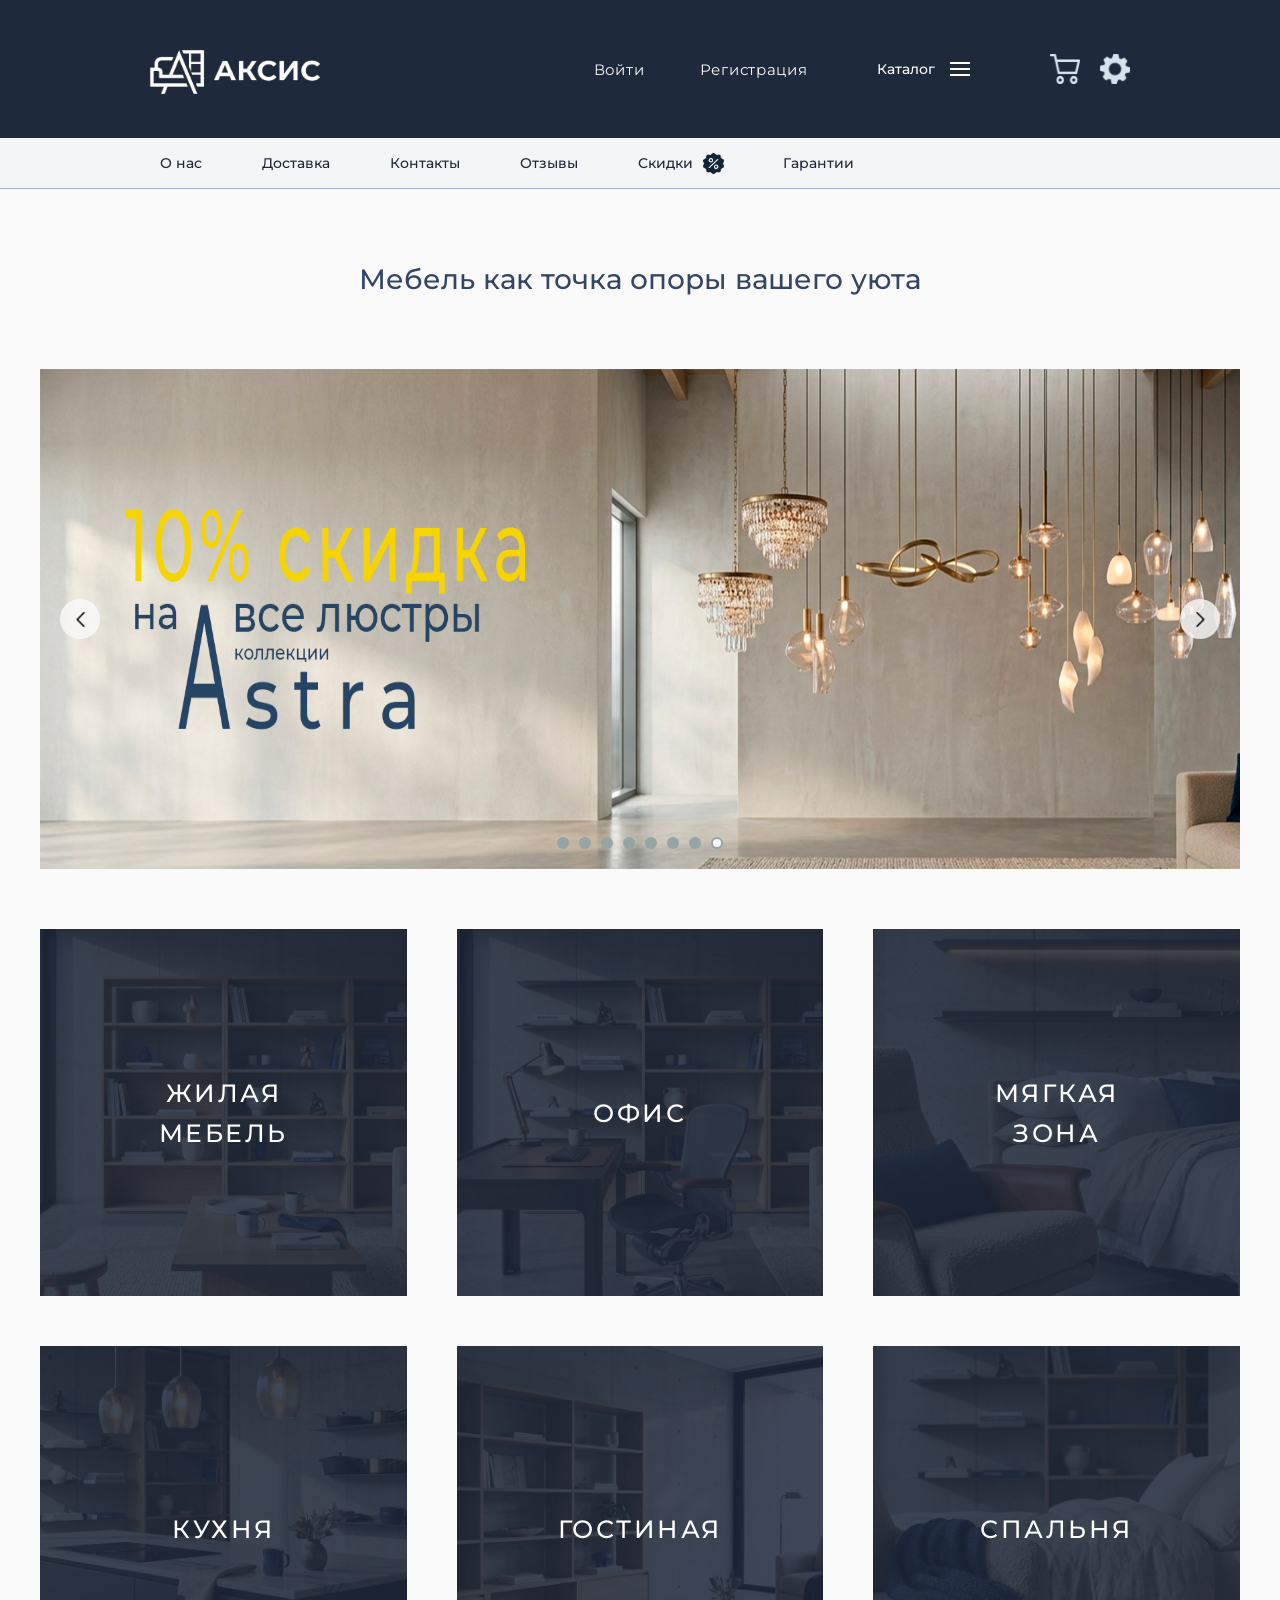
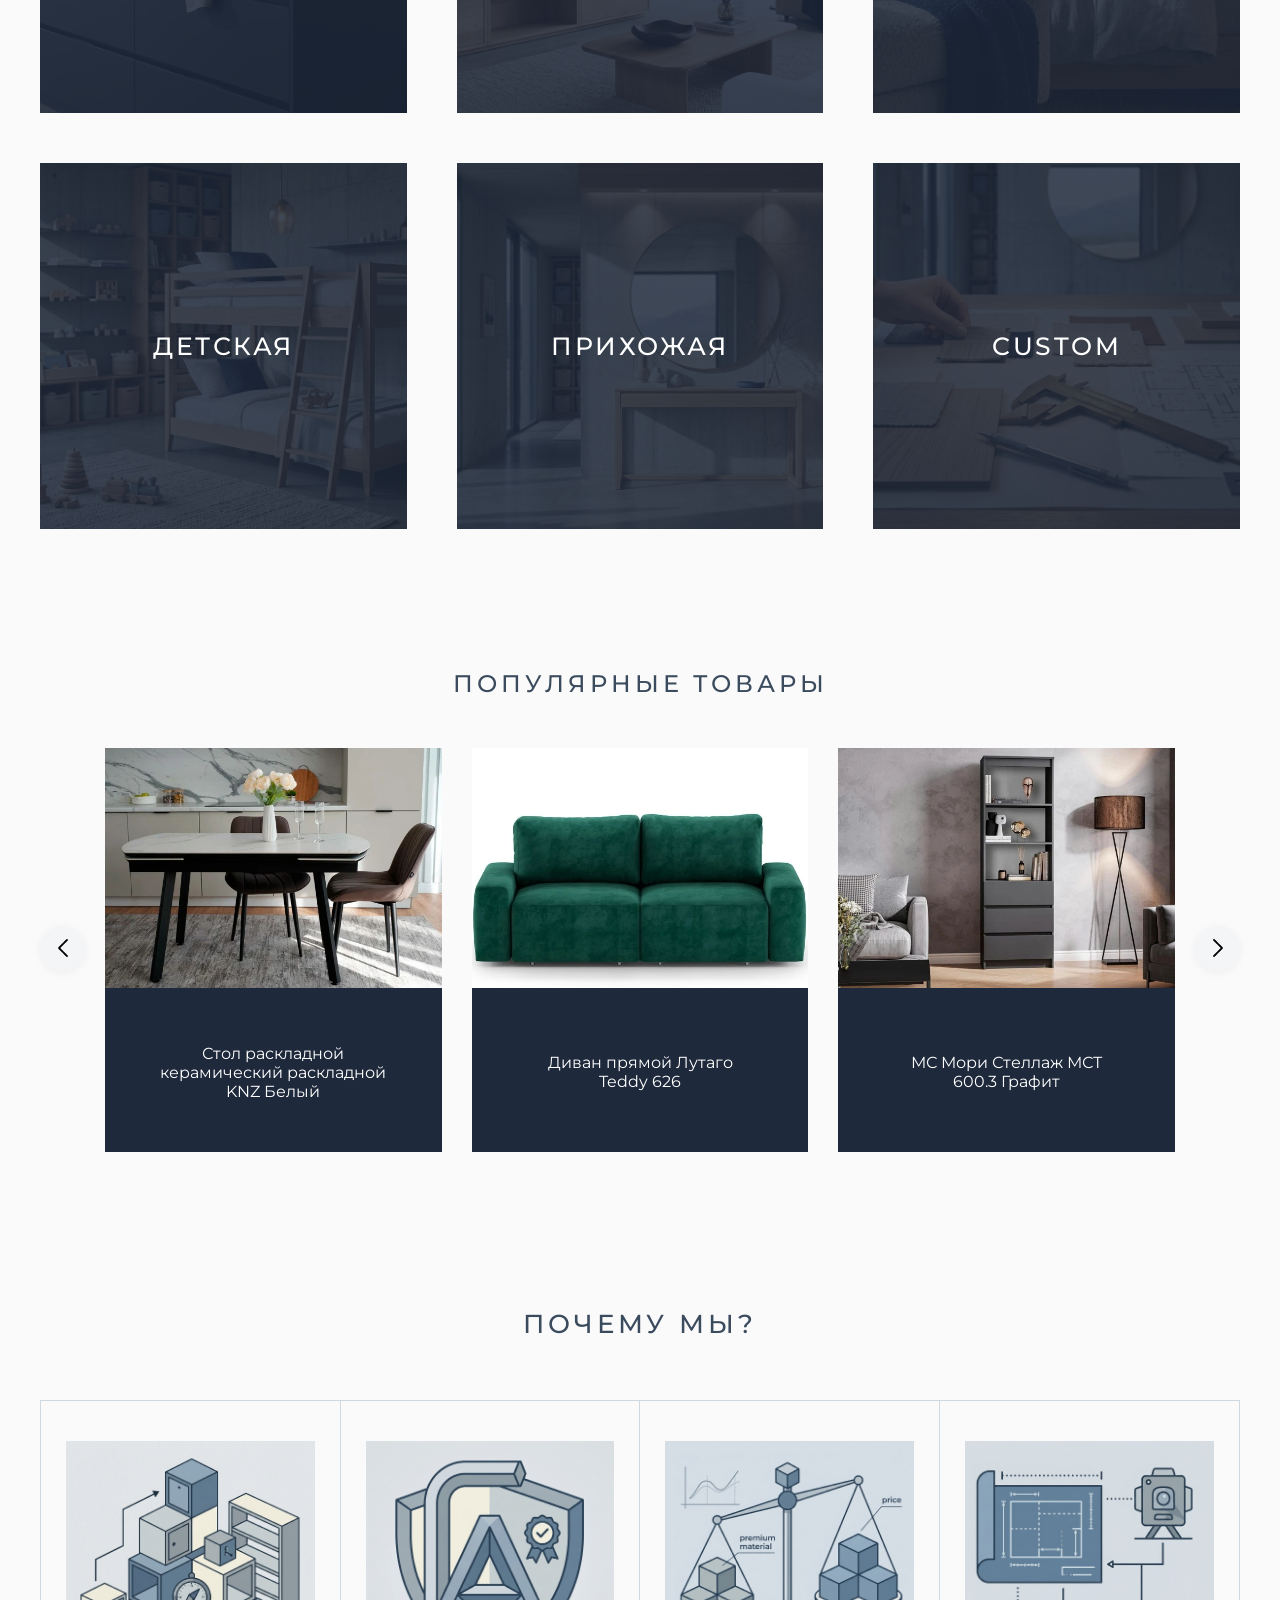
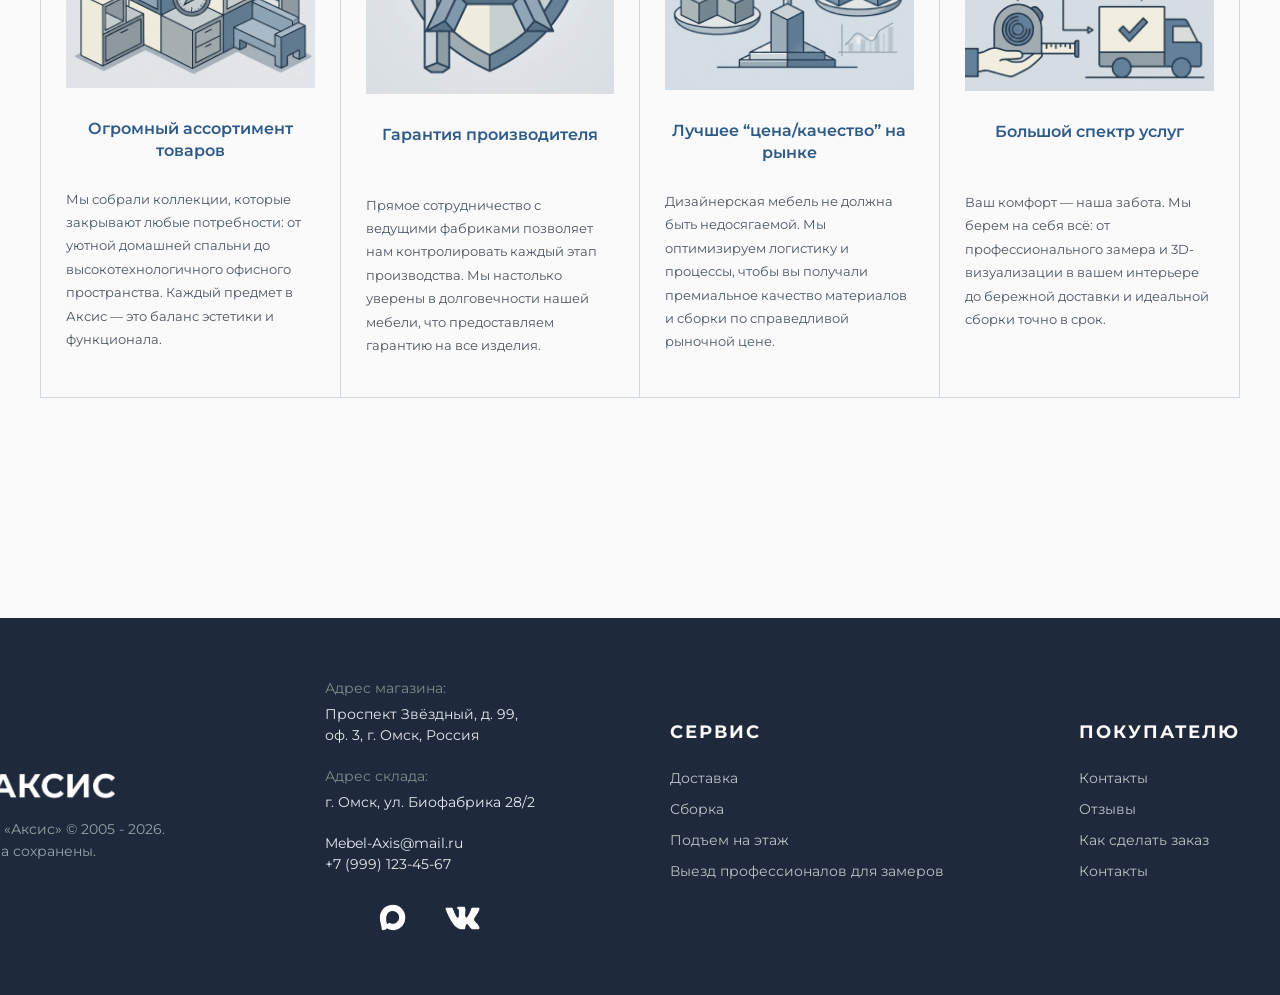
<file: index.html>
<!doctype html>
<html lang="ru">

<head>
  <meta charset="UTF-8">
  <meta name="viewport" content="width=device-width, initial-scale=1.0">
  <link rel="stylesheet" href="style.css">
  <link rel="preconnect" href="https://fonts.googleapis.com">
  <link rel="preconnect" href="https://fonts.gstatic.com" crossorigin>
  <link href="https://fonts.googleapis.com/css2?family=Montserrat:wght@400;500;700&display=swap" rel="stylesheet">
  <title>Аксис - Мебель как точка опоры вашего уюта</title>
</head>

<body>
  <header>
    <!-- Темный блок хедера -->
    <div class="header-top">
      <div class="header-left">
        <div class="logo">
          <a href="index.html">
            <img src="logo/logo_Аксис.png" alt="Аксис">
          </a>
        </div>

      </div>
      <div class="header-right">
        <div class="auth-links">
          <ul>
            <li><a href="login.html">Войти</a></li>
            <li><a href="register.html">Регистрация</a></li>
          </ul>
        </div>
        <div class="catalog-dropdown-wrapper">
          <button class="catalog-btn" id="catalogBtn">
            Каталог
            <div class="burger-icon" id="burgerIcon">
              <span></span>
              <span></span>
              <span></span>
            </div>
          </button>
          <div class="catalog-menu" id="catalogMenu">
            <div class="search-bar">
              <input type="text" placeholder="Поиск по каталогу">
              <button>
                <img src="icon/icon_lupa.png" alt="Поиск">
              </button>
            </div>
            <ul>
              <li><a href="katigorii-jilay_mebel.html">Жилая мебель</a></li>
              <li><a href="katigorii-offis.html">Офис</a></li>
              <li><a href="katigorii-magkay_zona.html">Мягкая зона</a></li>
              <li><a href="katigorii-kihny.html">Кухня</a></li>
              <li><a href="katigorii-gostinay.html">Гостиная</a></li>
              <li><a href="katigorii-spalny.html">Спальня</a></li>
              <li><a href="katigorii-detskaya.html">Детская</a></li>
              <li><a href="katigorii-prizhoyaya.html">Прихожая</a></li>
              <li><a href="#">Custom</a></li>
            </ul>
          </div>
        </div>
        <div class="header-right">
          <div class="icons-group">
            <img src="icon/icon_corzina.png" alt="Корзина">
            <img src="icon/icon_gear.png" alt="Настройки">
          </div>
        </div>
      </div>
    </div>
    <!-- Светлый блок хедера -->
    <div class="header-bottom">
      <nav class="nav-links">
        <ul>
          <li><a href="about.html">О нас</a></li>
          <li><a href="delivery.html">Доставка</a></li>
          <li><a href="contacts.html">Контакты</a></li>
          <li><a href="reviews.html">Отзывы</a></li>
          <li>
            <a id="nav-links-sale" href="sale.html">
              Скидки
              <div class="sale-icon-container">
                <img class="sale-img-default" src="icon/icon_sale.png" alt="%">
                <img class="sale-img-hover" src="icon/icon_sale_hover.png" alt="%">
              </div>
            </a>
          </li>
          <li><a href="warranty.html">Гарантии</a></li>
        </ul>
      </nav>
    </div>
  </header>
  <main>
    <h1 class="main-title">Мебель как точка опоры вашего уюта</h1>
    <div class="slider-container">
      <img src="img/hero/hero_card1.png" alt="Интерьер" class="slider-background-img">
      <button class="slider-arrow left">
        <img src="icon/icon-back-left.png" alt="Назад">
      </button>
      <button class="slider-arrow right">
        <img class="arrow_right" src="icon/icon-back-left.png" alt="Вперед">
      </button>
      <div class="slider-pagination">
        <div class="dot"></div>
        <div class="dot"></div>
        <div class="dot"></div>
        <div class="dot"></div>
        <div class="dot"></div>
        <div class="dot"></div>
        <div class="dot"></div>
        <div class="dot active"></div>
      </div>
    </div>
    <!-- Блок категорий -->
    <div class="categories-section">
      <div id="categories" class="categories-grid">
        <a href="katigorii-jilay_mebel.html" class="category-card">
          <img src="img/jilay_mebel.png" alt="Жилая мебель">
          <div class="overlay"></div>
          <span>ЖИЛАЯ<br>МЕБЕЛЬ</span>
        </a>
        <a href="katigorii-offis.html" class="category-card">
          <img src="img/offis.png" alt="Офис">
          <div class="overlay"></div>
          <span>ОФИС</span>
        </a>
        <a href="#" class="category-card">
          <img src="img/magkay_zona.png" alt="Мягкая зона">
          <div class="overlay"></div>
          <span>МЯГКАЯ<br>ЗОНА</span>
        </a>
        <a href="#" class="category-card">
          <img src="img/kihny.png" alt="Кухня">
          <div class="overlay"></div>
          <span>КУХНЯ</span>
        </a>
        <a href="#" class="category-card">
          <img src="img/gostinay.png" alt="Гостиная">
          <div class="overlay"></div>
          <span>ГОСТИНАЯ</span>
        </a>
        <a href="#" class="category-card">
          <img src="img/spalny.png" alt="Спальня">
          <div class="overlay"></div>
          <span>СПАЛЬНЯ</span>
        </a>
        <a href="#" class="category-card">
          <img src="img/detskay.png" alt="Детская">
          <div class="overlay"></div>
          <span>ДЕТСКАЯ</span>
        </a>
        <a href="#" class="category-card">
          <img src="img/prihojay.png" alt="Прихожая">
          <div class="overlay"></div>
          <span>ПРИХОЖАЯ</span>
        </a>
        <a href="#" class="category-card">
          <img src="img/custom.png" alt="Custom">
          <div class="overlay"></div>
          <span>CUSTOM</span>
        </a>
      </div>
    </div>
    <!-- Блок Популярные товары -->
    <div class="popular-section">
      <h2 class="popular-title">Популярные товары</h2>
      <div class="popular-slider-container">
        <button class="nav-arrow-round">
          <img src="icon/icon-back-left.png" alt="">
        </button>
        <div class="product-grid">
          <!-- Карточка 1 -->
          <div class="product-card-placeholder">
            <img src="img/card_tovar/card1.png" alt="">
            <div class="product-card-placeholder-text">
              <p>Стол раскладной керамический раскладной KNZ Белый</p>
            </div>
          </div>
          <!-- Карточка 2 -->
          <div class="product-card-placeholder">
            <img src="img/card_tovar/card2.png" alt="">
            <div class="product-card-placeholder-text">
              <p>Диван прямой Лутаго Teddy 626</p>
            </div>
          </div>
          <!-- Карточка 3 -->
          <div class="product-card-placeholder">
            <img src="img/card_tovar/card3.png" alt="">
            <div class="product-card-placeholder-text">
              <p>МС Мори Стеллаж МСТ 600.3 Графит</p>
            </div>
          </div>
        </div>
        <button class="nav-arrow-round">
          <img id="arrow-right" src="icon/icon-back-left.png" alt="">
        </button>
      </div>
    </div>
    </div>
    <div class="benefits-section">
      <h2 class="benefits-title">Почему мы?</h2>
      <div class="benefits-grid">
        <!-- Преимущество 1 -->
        <div class="benefit-item">
          <div class="benefit-icon-placeholder">
            <img src="img/mi/card1mi.png" alt="">
          </div>
          <h3>Огромный ассортимент товаров</h3>
          <p>Мы собрали коллекции, которые закрывают любые потребности: от уютной домашней спальни до
            высокотехнологичного офисного пространства. Каждый предмет в Аксис — это баланс эстетики и функционала.</p>
        </div>
        <!-- Преимущество 2 -->
        <div class="benefit-item">
          <div class="benefit-icon-placeholder">
            <img src="img/mi/card2mi.png" alt="">
          </div>
          <h3>Гарантия производителя</h3>
          <p>Прямое сотрудничество с ведущими фабриками позволяет нам контролировать каждый этап производства. Мы
            настолько уверены в долговечности нашей мебели, что предоставляем гарантию на все изделия.</p>
        </div>
        <!-- Преимущество 3 -->
        <div class="benefit-item">
          <div class="benefit-icon-placeholder">
            <img src="img/mi/card3mi.png" alt="">
          </div>
          <h3>Лучшее “цена/качество” на рынке</h3>
          <p>Дизайнерская мебель не должна быть недосягаемой. Мы оптимизируем логистику и процессы, чтобы вы получали
            премиальное качество материалов и сборки по справедливой рыночной цене.</p>
        </div>
        <!-- Преимущество 4 -->
        <div class="benefit-item">
          <div class="benefit-icon-placeholder">
            <img src="img/mi/card4mi.png" alt="">
          </div>
          <h3>Большой спектр услуг</h3>
          <p>Ваш комфорт — наша забота. Мы берем на себя всё: от профессионального замера и 3D-визуализации в вашем
            интерьере до бережной доставки и идеальной сборки точно в срок.</p>
        </div>
      </div>
    </div>
  </main>
  <footer>
    <div class="footer-container">
      <!-- Лого и копирайт -->
      <div class="footer-brand">
        <div class="footer-logo">
          <img src="logo/logo_Аксис.png" alt=" Аксис">
        </div>
        <p class="copyright">
          Мебельный салон «Аксис» © 2005 - 2026.<br>
          Все права сохранены.
        </p>
      </div>
      <!-- Адреса и соцсети -->
      <div class="footer-contacts">
        <div class="contact-block">
          <span class="contact-label">Адрес магазина:</span>
          Проспект Звёздный, д. 99,<br>
          оф. 3, г. Омск, Россия
        </div>
        <div class="contact-block">
          <span class="contact-label">Адрес склада:</span>
          г. Омск, ул. Биофабрика 28/2
        </div>
        <div class="contact-block">
          Mebel-Axis@mail.ru<br>
          +7 (999) 123-45-67
        </div>
        <div class="social-icons">
          <img id="max" src="icon/Max_logo.svg" alt="max">
          <img id="vk" src="icon/icon_mediavk.png" alt="VK">
        </div>
      </div>
      <!-- Сервис -->
      <div class="footer-nav">
        <h4>Сервис</h4>
        <ul>
          <li><a href="delivery.html">Доставка</a></li>
          <li><a href="delivery.html">Сборка</a></li>
          <li><a href="delivery.html">Подъем на этаж</a></li>
          <li><a href="delivery.html">Выезд профессионалов для замеров</a></li>
        </ul>
      </div>
      <!-- Покупателю -->
      <div class="footer-nav">
        <h4>Покупателю</h4>
        <ul>
          <li><a href="contacts.html">Контакты</a></li>
          <li><a href="reviews.html">Отзывы</a></li>
          <li><a href="delivery.html">Как сделать заказ</a></li>
          <li><a href="contacts.html">Контакты</a></li>
        </ul>
      </div>
    </div>
  </footer>
</body>
<script>
  document.addEventListener('DOMContentLoaded', function () {   //  полностью загрузи и нарисуй HTML - структуру сайта, а уже потом запускай этот код
    const catalogBtn = document.getElementById('catalogBtn');
    const catalogMenu = document.getElementById('catalogMenu');
    // Открытие/закрытие меню по клику на кнопку
    catalogBtn.addEventListener('click', function () {
      catalogMenu.classList.toggle('active');
      catalogBtn.classList.toggle('open');
    });
  })
</script>

</html>
</file>
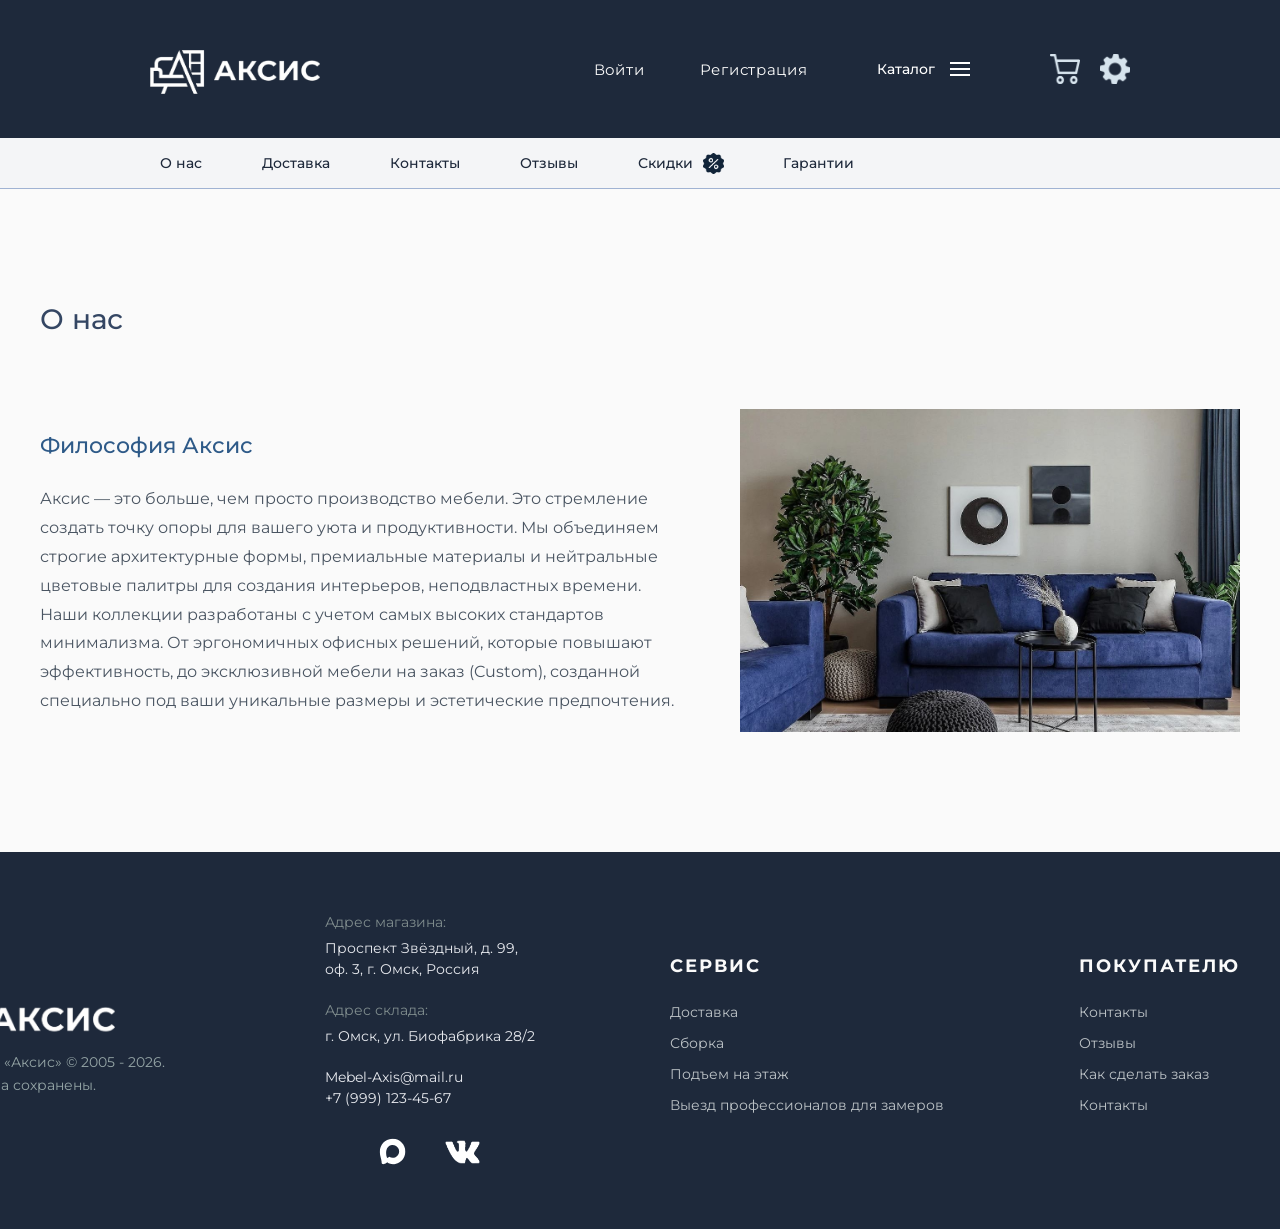
<file: about.html>
<!doctype html>
<html lang="ru">

<head>
  <meta charset="UTF-8">
  <meta name="viewport" content="width=device-width, initial-scale=1.0">
  <link rel="stylesheet" href="style.css">
  <link rel="preconnect" href="https://fonts.googleapis.com">
  <link rel="preconnect" href="https://fonts.gstatic.com" crossorigin>
  <link href="https://fonts.googleapis.com/css2?family=Montserrat:wght@400;500;700&display=swap" rel="stylesheet">
  <title>Аксис - Мебель как точка опоры вашего уюта</title>
</head>

<body>
  <header>
    <!-- Темный блок хедера -->
    <div class="header-top">
      <div class="header-left">
        <div class="logo">
          <a href="index.html">
            <img src="logo/logo_Аксис.png" alt="Аксис">
          </a>
        </div>

      </div>
      <div class="header-right">
        <div class="auth-links">
          <ul>
            <li><a href="login.html">Войти</a></li>
            <li><a href="register.html">Регистрация</a></li>
          </ul>
        </div>
        <div class="catalog-dropdown-wrapper">
          <button class="catalog-btn" id="catalogBtn">
            Каталог
            <div class="burger-icon" id="burgerIcon">
              <span></span>
              <span></span>
              <span></span>
            </div>
          </button>
          <div class="catalog-menu" id="catalogMenu">
            <div class="search-bar">
              <input type="text" placeholder="Поиск по каталогу">
              <button>
                <img src="icon/icon_lupa.png" alt="Поиск">
              </button>
            </div>
            <ul>
              <li><a href="katigorii-jilay_mebel.html">Жилая мебель</a></li>
              <li><a href="katigorii-offis.html">Офис</a></li>
              <li><a href="katigorii-magkay_zona.html">Мягкая зона</a></li>
              <li><a href="katigorii-kihny.html">Кухня</a></li>
              <li><a href="katigorii-gostinay.html">Гостиная</a></li>
              <li><a href="katigorii-spalny.html">Спальня</a></li>
              <li><a href="katigorii-detskaya.html">Детская</a></li>
              <li><a href="katigorii-prizhoyaya.html">Прихожая</a></li>
              <li><a href="#">Custom</a></li>
            </ul>
          </div>
        </div>
        <div class="header-right">
          <div class="icons-group">
            <img src="icon/icon_corzina.png" alt="Корзина">
            <img src="icon/icon_gear.png" alt="Настройки">
          </div>
        </div>
      </div>
    </div>
    <!-- Светлый блок хедера -->
    <div class="header-bottom">
      <nav class="nav-links">
        <ul>
          <li><a href="about.html">О нас</a></li>
          <li><a href="delivery.html">Доставка</a></li>
          <li><a href="contacts.html">Контакты</a></li>
          <li><a href="reviews.html">Отзывы</a></li>
          <li>
            <a id="nav-links-sale" href="sale.html">
              Скидки
              <div class="sale-icon-container">
                <img class="sale-img-default" src="icon/icon_sale.png" alt="%">
                <img class="sale-img-hover" src="icon/icon_sale_hover.png" alt="%">
              </div>
            </a>
          </li>
          <li><a href="warranty.html">Гарантии</a></li>
        </ul>
      </nav>
    </div>
  </header>
  <main>
    <div class="inner-page-container">
      <h1 class="main-title" style="text-align: center;">О нас</h1>
      <div class="about-wrapper">
        <div class="about-text">
          <h3>Философия Аксис</h3>
          <p>Аксис — это больше, чем просто производство мебели. Это стремление создать точку опоры для вашего уюта и
            продуктивности. Мы объединяем строгие архитектурные формы, премиальные материалы и нейтральные цветовые
            палитры для создания интерьеров, неподвластных времени.</p>
          <p>Наши коллекции разработаны с учетом самых высоких стандартов минимализма. От эргономичных офисных решений,
            которые повышают эффективность, до эксклюзивной мебели на заказ (Custom), созданной специально под ваши
            уникальные размеры и эстетические предпочтения.</p>
        </div>
        <div class="about-image">
          <img src="img/path_to_about_image.jpg" alt="Производство Axis">
        </div>
      </div>
    </div>
  </main>
  <footer>
    <div class="footer-container">
      <!-- Лого и копирайт -->
      <div class="footer-brand">
        <div class="footer-logo">
          <img src="logo/logo_Аксис.png" alt=" Аксис">
        </div>
        <p class="copyright">
          Мебельный салон «Аксис» © 2005 - 2026.<br>
          Все права сохранены.
        </p>
      </div>
      <!-- Адреса и соцсети -->
      <div class="footer-contacts">
        <div class="contact-block">
          <span class="contact-label">Адрес магазина:</span>
          Проспект Звёздный, д. 99,<br>
          оф. 3, г. Омск, Россия
        </div>
        <div class="contact-block">
          <span class="contact-label">Адрес склада:</span>
          г. Омск, ул. Биофабрика 28/2
        </div>
        <div class="contact-block">
          Mebel-Axis@mail.ru<br>
          +7 (999) 123-45-67
        </div>
        <div class="social-icons">
          <img id="max" src="icon/Max_logo.svg" alt="max">
          <img id="vk" src="icon/icon_mediavk.png" alt="VK">
        </div>
      </div>
      <!-- Сервис -->
      <div class="footer-nav">
        <h4>Сервис</h4>
        <ul>
          <li><a href="delivery.html">Доставка</a></li>
          <li><a href="delivery.html">Сборка</a></li>
          <li><a href="delivery.html">Подъем на этаж</a></li>
          <li><a href="delivery.html">Выезд профессионалов для замеров</a></li>
        </ul>
      </div>
      <!-- Покупателю -->
      <div class="footer-nav">
        <h4>Покупателю</h4>
        <ul>
          <li><a href="contacts.html">Контакты</a></li>
          <li><a href="reviews.html">Отзывы</a></li>
          <li><a href="delivery.html">Как сделать заказ</a></li>
          <li><a href="contacts.html">Контакты</a></li>
        </ul>
      </div>
    </div>
  </footer>
</body>
<script>
  document.addEventListener('DOMContentLoaded', function () {   //  полностью загрузи и нарисуй HTML - структуру сайта, а уже потом запускай этот код
    const catalogBtn = document.getElementById('catalogBtn');
    const catalogMenu = document.getElementById('catalogMenu');
    // Открытие/закрытие меню по клику на кнопку
    catalogBtn.addEventListener('click', function () {
      catalogMenu.classList.toggle('active');
      catalogBtn.classList.toggle('open');
    });
  })
</script>

</html>
</file>
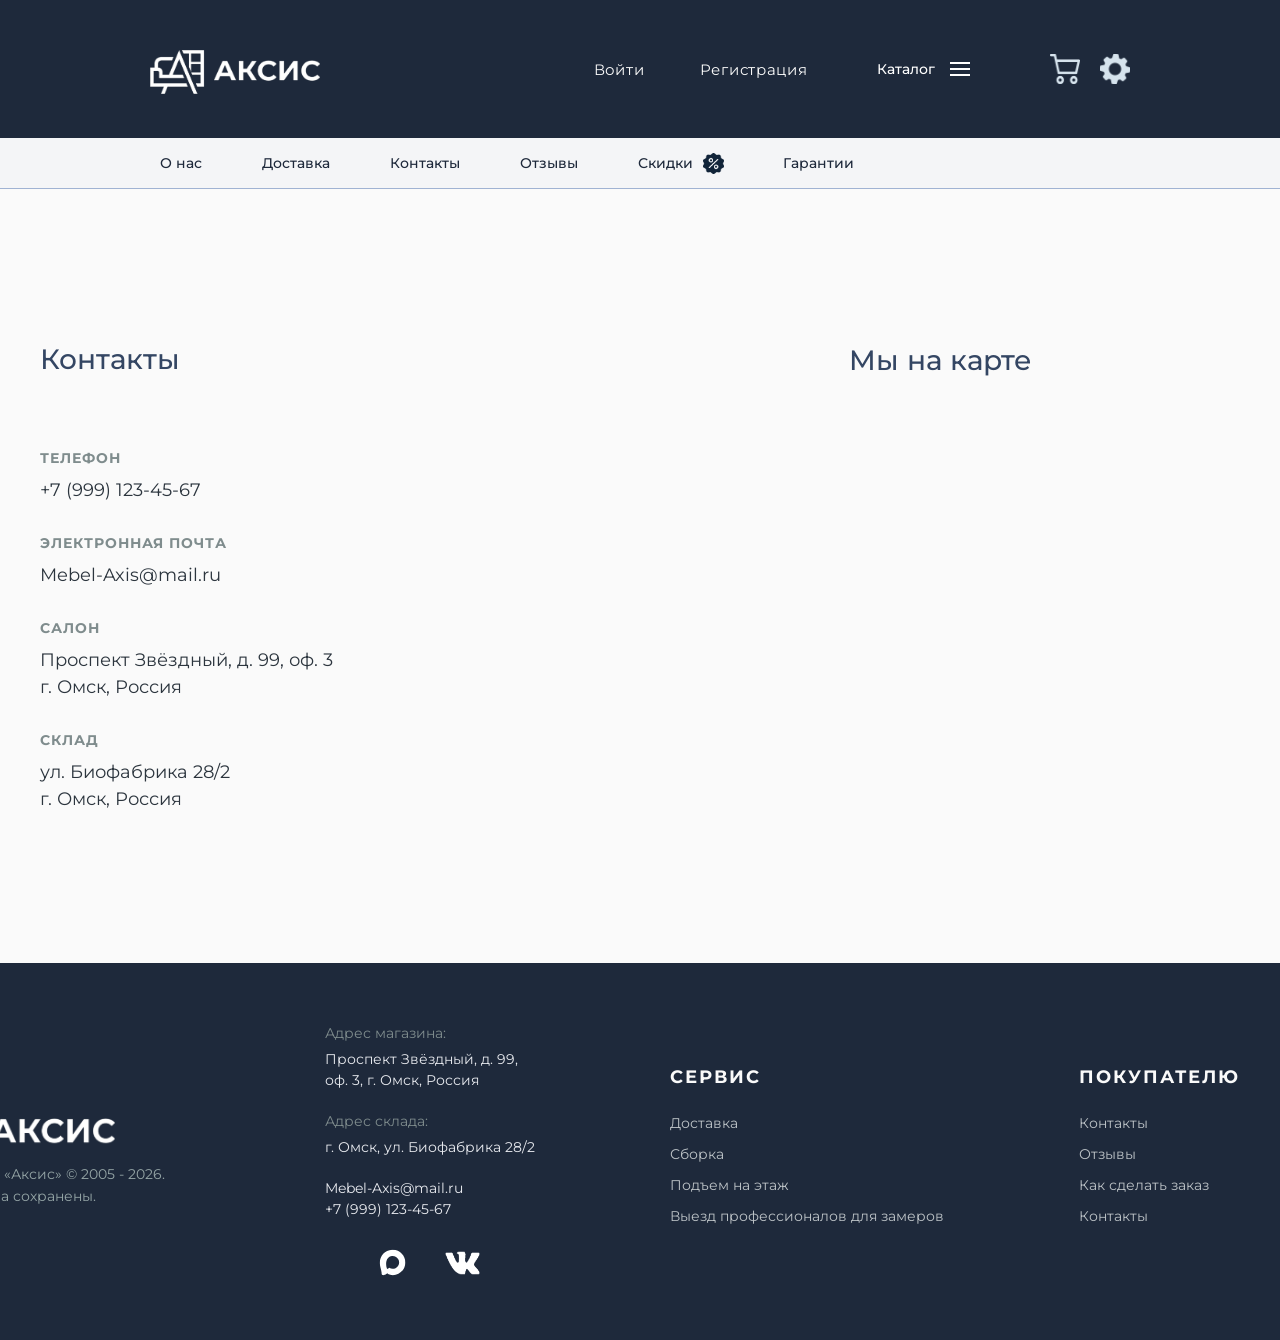
<file: contacts.html>
<!doctype html>
<html lang="ru">

<head>
  <meta charset="UTF-8">
  <meta name="viewport" content="width=device-width, initial-scale=1.0">
  <link rel="stylesheet" href="style.css">
  <link rel="preconnect" href="https://fonts.googleapis.com">
  <link rel="preconnect" href="https://fonts.gstatic.com" crossorigin>
  <link href="https://fonts.googleapis.com/css2?family=Montserrat:wght@400;500;700&display=swap" rel="stylesheet">
  <title>Аксис - Мебель как точка опоры вашего уюта</title>
</head>

<body>
  <header>
    <!-- Темный блок хедера -->
    <div class="header-top">
      <div class="header-left">
        <div class="logo">
          <a href="index.html">
            <img src="logo/logo_Аксис.png" alt="Аксис">
          </a>
        </div>

      </div>
      <div class="header-right">
        <div class="auth-links">
          <ul>
            <li><a href="login.html">Войти</a></li>
            <li><a href="register.html">Регистрация</a></li>
          </ul>
        </div>
        <div class="catalog-dropdown-wrapper">
          <button class="catalog-btn" id="catalogBtn">
            Каталог
            <div class="burger-icon" id="burgerIcon">
              <span></span>
              <span></span>
              <span></span>
            </div>
          </button>
          <div class="catalog-menu" id="catalogMenu">
            <div class="search-bar">
              <input type="text" placeholder="Поиск по каталогу">
              <button>
                <img src="icon/icon_lupa.png" alt="Поиск">
              </button>
            </div>
            <ul>
              <li><a href="katigorii-jilay_mebel.html">Жилая мебель</a></li>
              <li><a href="katigorii-offis.html">Офис</a></li>
              <li><a href="katigorii-magkay_zona.html">Мягкая зона</a></li>
              <li><a href="katigorii-kihny.html">Кухня</a></li>
              <li><a href="katigorii-gostinay.html">Гостиная</a></li>
              <li><a href="katigorii-spalny.html">Спальня</a></li>
              <li><a href="katigorii-detskaya.html">Детская</a></li>
              <li><a href="katigorii-prizhoyaya.html">Прихожая</a></li>
              <li><a href="#">Custom</a></li>
            </ul>
          </div>
        </div>
        <div class="header-right">
          <div class="icons-group">
            <img src="icon/icon_corzina.png" alt="Корзина">
            <img src="icon/icon_gear.png" alt="Настройки">
          </div>
        </div>
      </div>
    </div>
    <!-- Светлый блок хедера -->
    <div class="header-bottom">
      <nav class="nav-links">
        <ul>
          <li><a href="about.html">О нас</a></li>
          <li><a href="delivery.html">Доставка</a></li>
          <li><a href="contacts.html">Контакты</a></li>
          <li><a href="reviews.html">Отзывы</a></li>
          <li>
            <a id="nav-links-sale" href="sale.html">
              Скидки
              <div class="sale-icon-container">
                <img class="sale-img-default" src="icon/icon_sale.png" alt="%">
                <img class="sale-img-hover" src="icon/icon_sale_hover.png" alt="%">
              </div>
            </a>
          </li>
          <li><a href="warranty.html">Гарантии</a></li>
        </ul>
      </nav>
    </div>
  </header>
  <main>
    <div class="inner-page-container">
      <div class="contacts-wrapper">
        <div class="contacts-info">
          <h1 class="main-title" style="text-align: center;">Контакты</h1>
          <div class="contact-item">
            <h4>Телефон</h4>
            <p>+7 (999) 123-45-67</p>
          </div>
          <div class="contact-item">
            <h4>Электронная почта</h4>
            <p>Mebel-Axis@mail.ru</p>
          </div>
          <div class="contact-item">
            <h4>Салон</h4>
            <p>Проспект Звёздный, д. 99, оф. 3<br>г. Омск, Россия</p>
          </div>
          <div class="contact-item">
            <h4>Склад</h4>
            <p>ул. Биофабрика 28/2<br>г. Омск, Россия</p>
          </div>
        </div>
        <div class="map-placeholder">
          <h1 class="main-title">Mы на карте</h1>
          <span><iframe
              src="https://www.google.com/maps/embed?pb=!4v1778930082847!6m8!1m7!1sCAWCrNVd_dOmO325eO6wJQ!2m2!1d55.02194606974695!2d72.95681597728547!3f349.06616!4f0!5f0.7820865974627469"
              width="600" height="450" style="border:0;" allowfullscreen="" loading="lazy"
              referrerpolicy="no-referrer-when-downgrade"></iframe></span>
        </div>
      </div>
    </div>
  </main>
  <footer>
    <div class="footer-container">
      <!-- Лого и копирайт -->
      <div class="footer-brand">
        <div class="footer-logo">
          <img src="logo/logo_Аксис.png" alt=" Аксис">
        </div>
        <p class="copyright">
          Мебельный салон «Аксис» © 2005 - 2026.<br>
          Все права сохранены.
        </p>
      </div>
      <!-- Адреса и соцсети -->
      <div class="footer-contacts">
        <div class="contact-block">
          <span class="contact-label">Адрес магазина:</span>
          Проспект Звёздный, д. 99,<br>
          оф. 3, г. Омск, Россия
        </div>
        <div class="contact-block">
          <span class="contact-label">Адрес склада:</span>
          г. Омск, ул. Биофабрика 28/2
        </div>
        <div class="contact-block">
          Mebel-Axis@mail.ru<br>
          +7 (999) 123-45-67
        </div>
        <div class="social-icons">
          <img id="max" src="icon/Max_logo.svg" alt="max">
          <img id="vk" src="icon/icon_mediavk.png" alt="VK">
        </div>
      </div>
      <!-- Сервис -->
      <div class="footer-nav">
        <h4>Сервис</h4>
        <ul>
          <li><a href="delivery.html">Доставка</a></li>
          <li><a href="delivery.html">Сборка</a></li>
          <li><a href="delivery.html">Подъем на этаж</a></li>
          <li><a href="delivery.html">Выезд профессионалов для замеров</a></li>
        </ul>
      </div>
      <!-- Покупателю -->
      <div class="footer-nav">
        <h4>Покупателю</h4>
        <ul>
          <li><a href="contacts.html">Контакты</a></li>
          <li><a href="reviews.html">Отзывы</a></li>
          <li><a href="delivery.html">Как сделать заказ</a></li>
          <li><a href="contacts.html">Контакты</a></li>
        </ul>
      </div>
    </div>
  </footer>
</body>
<script>
  document.addEventListener('DOMContentLoaded', function () {   //  полностью загрузи и нарисуй HTML - структуру сайта, а уже потом запускай этот код
    const catalogBtn = document.getElementById('catalogBtn');
    const catalogMenu = document.getElementById('catalogMenu');
    // Открытие/закрытие меню по клику на кнопку
    catalogBtn.addEventListener('click', function () {
      catalogMenu.classList.toggle('active');
      catalogBtn.classList.toggle('open');
    });
  })
</script>

</html>
</file>
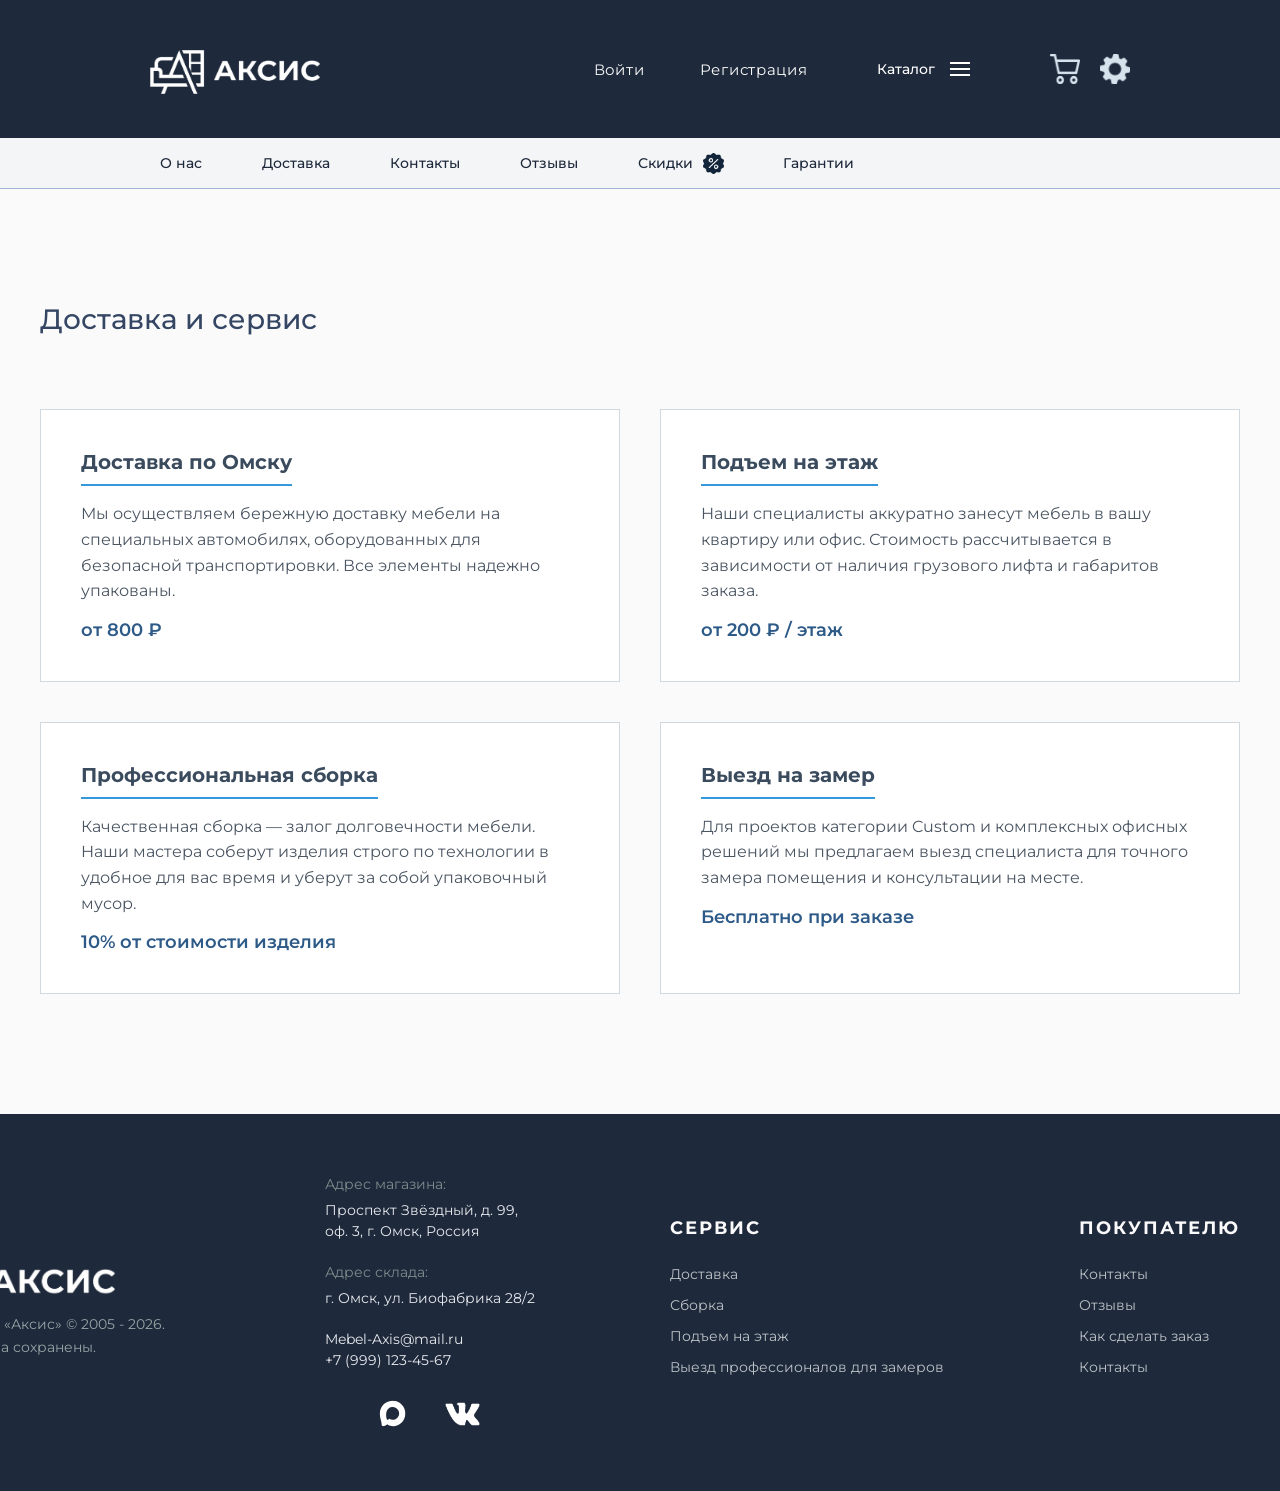
<file: delivery.html>
<!doctype html>
<html lang="ru">

<head>
  <meta charset="UTF-8">
  <meta name="viewport" content="width=device-width, initial-scale=1.0">
  <link rel="stylesheet" href="style.css">
  <link rel="preconnect" href="https://fonts.googleapis.com">
  <link rel="preconnect" href="https://fonts.gstatic.com" crossorigin>
  <link href="https://fonts.googleapis.com/css2?family=Montserrat:wght@400;500;700&display=swap" rel="stylesheet">
  <title>Аксис - Мебель как точка опоры вашего уюта</title>
</head>

<body>
  <header>
    <!-- Темный блок хедера -->
    <div class="header-top">
      <div class="header-left">
        <div class="logo">
          <a href="index.html">
            <img src="logo/logo_Аксис.png" alt="Аксис">
          </a>
        </div>

      </div>
      <div class="header-right">
        <div class="auth-links">
          <ul>
            <li><a href="login.html">Войти</a></li>
            <li><a href="register.html">Регистрация</a></li>
          </ul>
        </div>
        <div class="catalog-dropdown-wrapper">
          <button class="catalog-btn" id="catalogBtn">
            Каталог
            <div class="burger-icon" id="burgerIcon">
              <span></span>
              <span></span>
              <span></span>
            </div>
          </button>
          <div class="catalog-menu" id="catalogMenu">
            <div class="search-bar">
              <input type="text" placeholder="Поиск по каталогу">
              <button>
                <img src="icon/icon_lupa.png" alt="Поиск">
              </button>
            </div>
            <ul>
              <li><a href="katigorii-jilay_mebel.html">Жилая мебель</a></li>
              <li><a href="katigorii-offis.html">Офис</a></li>
              <li><a href="katigorii-magkay_zona.html">Мягкая зона</a></li>
              <li><a href="katigorii-kihny.html">Кухня</a></li>
              <li><a href="katigorii-gostinay.html">Гостиная</a></li>
              <li><a href="katigorii-spalny.html">Спальня</a></li>
              <li><a href="katigorii-detskaya.html">Детская</a></li>
              <li><a href="katigorii-prizhoyaya.html">Прихожая</a></li>
              <li><a href="#">Custom</a></li>
            </ul>
          </div>
        </div>
        <div class="header-right">
          <div class="icons-group">
            <img src="icon/icon_corzina.png" alt="Корзина">
            <img src="icon/icon_gear.png" alt="Настройки">
          </div>
        </div>
      </div>
    </div>
    <!-- Светлый блок хедера -->
    <div class="header-bottom">
      <nav class="nav-links">
        <ul>
          <li><a href="about.html">О нас</a></li>
          <li><a href="delivery.html">Доставка</a></li>
          <li><a href="contacts.html">Контакты</a></li>
          <li><a href="reviews.html">Отзывы</a></li>
          <li>
            <a id="nav-links-sale" href="sale.html">
              Скидки
              <div class="sale-icon-container">
                <img class="sale-img-default" src="icon/icon_sale.png" alt="%">
                <img class="sale-img-hover" src="icon/icon_sale_hover.png" alt="%">
              </div>
            </a>
          </li>
          <li><a href="warranty.html">Гарантии</a></li>
        </ul>
      </nav>
    </div>
  </header>
  <main>
    <div class="inner-page-container">
      <h1 class="main-title" style="text-align: center;">Доставка и сервис</h1>
      <div class="delivery-grid">
        <div class="delivery-card">
          <h3>Доставка по Омску</h3>
          <p>Мы осуществляем бережную доставку мебели на специальных автомобилях, оборудованных для безопасной
            транспортировки. Все элементы надежно упакованы.</p>
          <span class="delivery-price">от 800 ₽</span>
        </div>
        <div class="delivery-card">
          <h3>Подъем на этаж</h3>
          <p>Наши специалисты аккуратно занесут мебель в вашу квартиру или офис. Стоимость рассчитывается в зависимости
            от
            наличия грузового лифта и габаритов заказа.</p>
          <span class="delivery-price">от 200 ₽ / этаж</span>
        </div>
        <div class="delivery-card">
          <h3>Профессиональная сборка</h3>
          <p>Качественная сборка — залог долговечности мебели. Наши мастера соберут изделия строго по технологии в
            удобное
            для вас время и уберут за собой упаковочный мусор.</p>
          <span class="delivery-price">10% от стоимости изделия</span>
        </div>
        <div class="delivery-card">
          <h3>Выезд на замер</h3>
          <p>Для проектов категории Custom и комплексных офисных решений мы предлагаем выезд специалиста для точного
            замера помещения и консультации на месте.</p>
          <span class="delivery-price">Бесплатно при заказе</span>
        </div>
      </div>
    </div>
  </main>
  <footer>
    <div class="footer-container">
      <!-- Лого и копирайт -->
      <div class="footer-brand">
        <div class="footer-logo">
          <img src="logo/logo_Аксис.png" alt=" Аксис">
        </div>
        <p class="copyright">
          Мебельный салон «Аксис» © 2005 - 2026.<br>
          Все права сохранены.
        </p>
      </div>
      <!-- Адреса и соцсети -->
      <div class="footer-contacts">
        <div class="contact-block">
          <span class="contact-label">Адрес магазина:</span>
          Проспект Звёздный, д. 99,<br>
          оф. 3, г. Омск, Россия
        </div>
        <div class="contact-block">
          <span class="contact-label">Адрес склада:</span>
          г. Омск, ул. Биофабрика 28/2
        </div>
        <div class="contact-block">
          Mebel-Axis@mail.ru<br>
          +7 (999) 123-45-67
        </div>
        <div class="social-icons">
          <img id="max" src="icon/Max_logo.svg" alt="max">
          <img id="vk" src="icon/icon_mediavk.png" alt="VK">
        </div>
      </div>
      <!-- Сервис -->
      <div class="footer-nav">
        <h4>Сервис</h4>
        <ul>
          <li><a href="delivery.html">Доставка</a></li>
          <li><a href="delivery.html">Сборка</a></li>
          <li><a href="delivery.html">Подъем на этаж</a></li>
          <li><a href="delivery.html">Выезд профессионалов для замеров</a></li>
        </ul>
      </div>
      <!-- Покупателю -->
      <div class="footer-nav">
        <h4>Покупателю</h4>
        <ul>
          <li><a href="contacts.html">Контакты</a></li>
          <li><a href="reviews.html">Отзывы</a></li>
          <li><a href="delivery.html">Как сделать заказ</a></li>
          <li><a href="contacts.html">Контакты</a></li>
        </ul>
      </div>
    </div>
  </footer>
</body>
<script>
  document.addEventListener('DOMContentLoaded', function () {   //  полностью загрузи и нарисуй HTML - структуру сайта, а уже потом запускай этот код
    const catalogBtn = document.getElementById('catalogBtn');
    const catalogMenu = document.getElementById('catalogMenu');
    // Открытие/закрытие меню по клику на кнопку
    catalogBtn.addEventListener('click', function () {
      catalogMenu.classList.toggle('active');
      catalogBtn.classList.toggle('open');
    });
  })
</script>

</html>
</file>
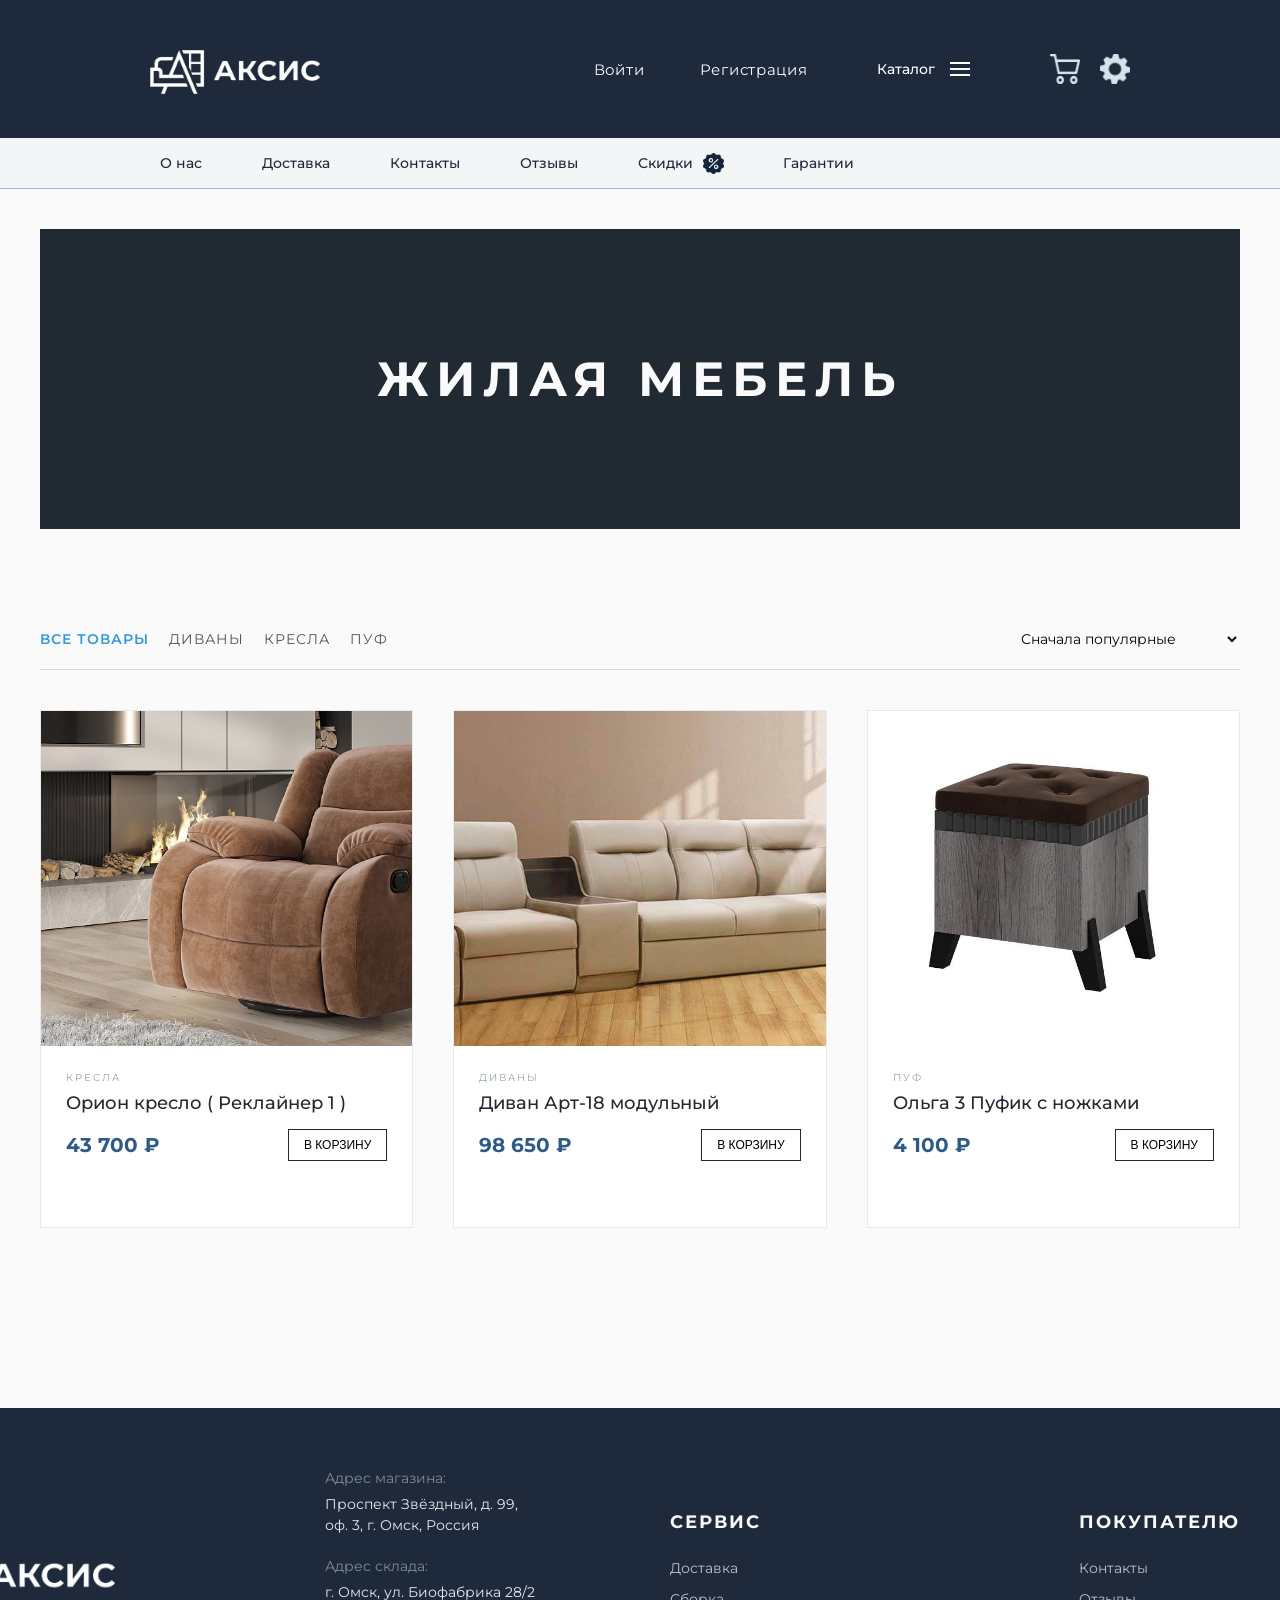
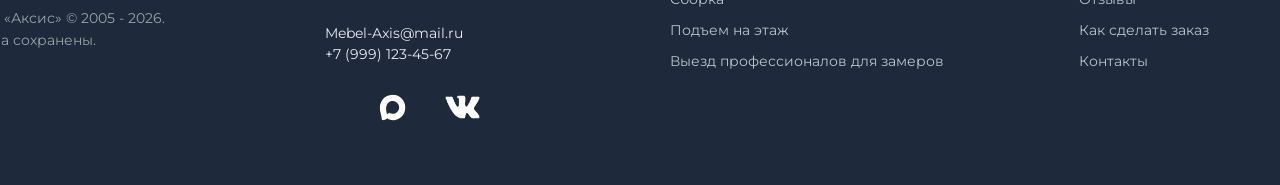
<file: katigorii-jilay_mebel.html>
<!doctype html>
<html lang="ru">

<head>
    <meta charset="UTF-8">
    <meta name="viewport" content="width=device-width, initial-scale=1.0">
    <link rel="stylesheet" href="style.css">
    <link rel="preconnect" href="https://fonts.googleapis.com">
    <link rel="preconnect" href="https://fonts.gstatic.com" crossorigin>
    <link href="https://fonts.googleapis.com/css2?family=Montserrat:wght@400;500;700&display=swap" rel="stylesheet">
    <title>Аксис - Мебель как точка опоры вашего уюта</title>
</head>

<body>
    <header>
        <!-- Темный блок хедера -->
        <div class="header-top">
            <div class="header-left">
                <div class="logo">
                    <a href="index.html">
                        <img src="logo/logo_Аксис.png" alt="Аксис">
                    </a>
                </div>
            </div>
            <div class="header-right">
                <div class="auth-links">
                    <ul>
                        <li><a href="login.html">Войти</a></li>
                        <li><a href="register.html">Регистрация</a></li>
                    </ul>
                </div>
                <div class="catalog-dropdown-wrapper">
                    <button class="catalog-btn" id="catalogBtn">
                        Каталог
                        <div class="burger-icon" id="burgerIcon">
                            <span></span>
                            <span></span>
                            <span></span>
                        </div>
                    </button>
                    <div class="catalog-menu" id="catalogMenu">
                        <div class="search-bar">
                            <input type="text" placeholder="Поиск по каталогу">
                            <button>
                                <img src="icon/icon_lupa.png" alt="Поиск">
                            </button>
                        </div>
                        <ul>
                            <li><a href="katigorii-jilay_mebel.html">Жилая мебель</a></li>
                            <li><a href="katigorii-offis.html">Офис</a></li>
                            <li><a href="katigorii-magkay_zona.html">Мягкая зона</a></li>
                            <li><a href="katigorii-kihny.html">Кухня</a></li>
                            <li><a href="katigorii-gostinay.html">Гостиная</a></li>
                            <li><a href="katigorii-spalny.html">Спальня</a></li>
                            <li><a href="katigorii-detskaya.html">Детская</a></li>
                            <li><a href="katigorii-prizhoyaya.html">Прихожая</a></li>
                            <li><a href="#">Custom</a></li>
                        </ul>
                    </div>
                </div>
                <div class="header-right">
                    <div class="icons-group">
                        <img src="icon/icon_corzina.png" alt="Корзина">
                        <img src="icon/icon_gear.png" alt="Настройки">
                    </div>
                </div>
            </div>
        </div>
        <!-- Светлый блок хедера -->
        <div class="header-bottom">
            <nav class="nav-links">
                <ul>
                    <li><a href="about.html">О нас</a></li>
                    <li><a href="delivery.html">Доставка</a></li>
                    <li><a href="contacts.html">Контакты</a></li>
                    <li><a href="reviews.html">Отзывы</a></li>
                    <li>
                        <a id="nav-links-sale" href="sale.html">
                            Скидки
                            <div class="sale-icon-container">
                                <img class="sale-img-default" src="icon/icon_sale.png" alt="%">
                                <img class="sale-img-hover" src="icon/icon_sale_hover.png" alt="%">
                            </div>
                        </a>
                    </li>
                    <li><a href="warranty.html">Гарантии</a></li>
                </ul>
            </nav>
        </div>
    </header>
    <main>
        <div class="category-hero">
            <h1>Жилая мебель</h1>
        </div>
        <div class="inner-page-container">
            <div class="filter-bar">
                <div class="filter-group">
                    <div class="filter-item active">Все товары</div>
                    <div class="filter-item">Диваны</div>
                    <div class="filter-item">Кресла</div>
                    <div class="filter-item">Пуф</div>
                </div>
                <div class="sort-select">
                    <select
                        style="border: none; background: none; font-family: 'Montserrat'; font-size: 14px; cursor: pointer;">
                        <option>Сначала популярные</option>
                        <option>По рейтингу (возрастание)</option>
                        <option>По рейтингу (убывание)</option>
                        <option>По цене (возрастание)</option>
                        <option>По цене (убывание)</option>

                    </select>
                </div>
            </div>
            <div class="office-grid">
                <div class="product-card-office">
                    <div class="product-img-box">
                        <img src="katigorii/kreslo-orion.png" alt="Axis Ergo">
                    </div>
                    <div class="product-info-box">
                        <span class="product-category">Кресла</span>
                        <div class="product-name">Орион кресло ( Реклайнер 1 )</div>
                        <div class="product-price-row">
                            <span class="price-value">43 700 ₽</span>
                            <button class="add-to-cart-small">В корзину</button>
                        </div>
                    </div>
                </div>
                <div class="product-card-office">
                    <div class="product-img-box">
                        <img src="katigorii/divan-ugl.jpg" alt="Matrix Desk">
                    </div>
                    <div class="product-info-box">
                        <div class="product-category">Диваны</div>
                        <div class="product-name">Диван Арт-18 модульный</div>
                        <div class="product-price-row">
                            <span class="price-value">98 650 ₽</span>
                            <button class="add-to-cart-small">В корзину</button>
                        </div>
                    </div>
                </div>
                <div class="product-card-office">
                    <div class="product-img-box">
                        <img src="katigorii/puh.jpg" alt="Modular Unit">
                    </div>
                    <div class="product-info-box">
                        <div class="product-category">Пуф</div>
                        <div class="product-name">Ольга 3 Пуфик с ножками</div>
                        <div class="product-price-row">
                            <div class="price-value">4 100 ₽</div>
                            <button class="add-to-cart-small">В корзину</button>
                        </div>
                    </div>
                </div>

            </div>
        </div>
    </main>
    </main>
    <footer>
        <div class="footer-container">
            <!-- Лого и копирайт -->
            <div class="footer-brand">
                <div class="footer-logo">
                    <img src="logo/logo_Аксис.png" alt=" Аксис">
                </div>
                <p class="copyright">
                    Мебельный салон «Аксис» © 2005 - 2026.<br>
                    Все права сохранены.
                </p>
            </div>
            <!-- Адреса и соцсети -->
            <div class="footer-contacts">
                <div class="contact-block">
                    <span class="contact-label">Адрес магазина:</span>
                    Проспект Звёздный, д. 99,<br>
                    оф. 3, г. Омск, Россия
                </div>
                <div class="contact-block">
                    <span class="contact-label">Адрес склада:</span>
                    г. Омск, ул. Биофабрика 28/2
                </div>
                <div class="contact-block">
                    Mebel-Axis@mail.ru<br>
                    +7 (999) 123-45-67
                </div>
                <div class="social-icons">
                    <img id="max" src="icon/Max_logo.svg" alt="max">
                    <img id="vk" src="icon/icon_mediavk.png" alt="VK">
                </div>
            </div>
            <!-- Сервис -->
            <div class="footer-nav">
                <h4>Сервис</h4>
                <ul>
                    <li><a href="delivery.html">Доставка</a></li>
                    <li><a href="delivery.html">Сборка</a></li>
                    <li><a href="delivery.html">Подъем на этаж</a></li>
                    <li><a href="delivery.html">Выезд профессионалов для замеров</a></li>
                </ul>
            </div>
            <!-- Покупателю -->
            <div class="footer-nav">
                <h4>Покупателю</h4>
                <ul>
                    <li><a href="contacts.html">Контакты</a></li>
                    <li><a href="reviews.html">Отзывы</a></li>
                    <li><a href="delivery.html">Как сделать заказ</a></li>
                    <li><a href="contacts.html">Контакты</a></li>
                </ul>
            </div>
        </div>
    </footer>
</body>
<script>
    document.addEventListener('DOMContentLoaded', function () {   //  полностью загрузи и нарисуй HTML - структуру сайта, а уже потом запускай этот код
        const catalogBtn = document.getElementById('catalogBtn');
        const catalogMenu = document.getElementById('catalogMenu');
        // Открытие/закрытие меню по клику на кнопку
        catalogBtn.addEventListener('click', function () {
            catalogMenu.classList.toggle('active');
            catalogBtn.classList.toggle('open');
        });
    })
</script>
</html>
</file>
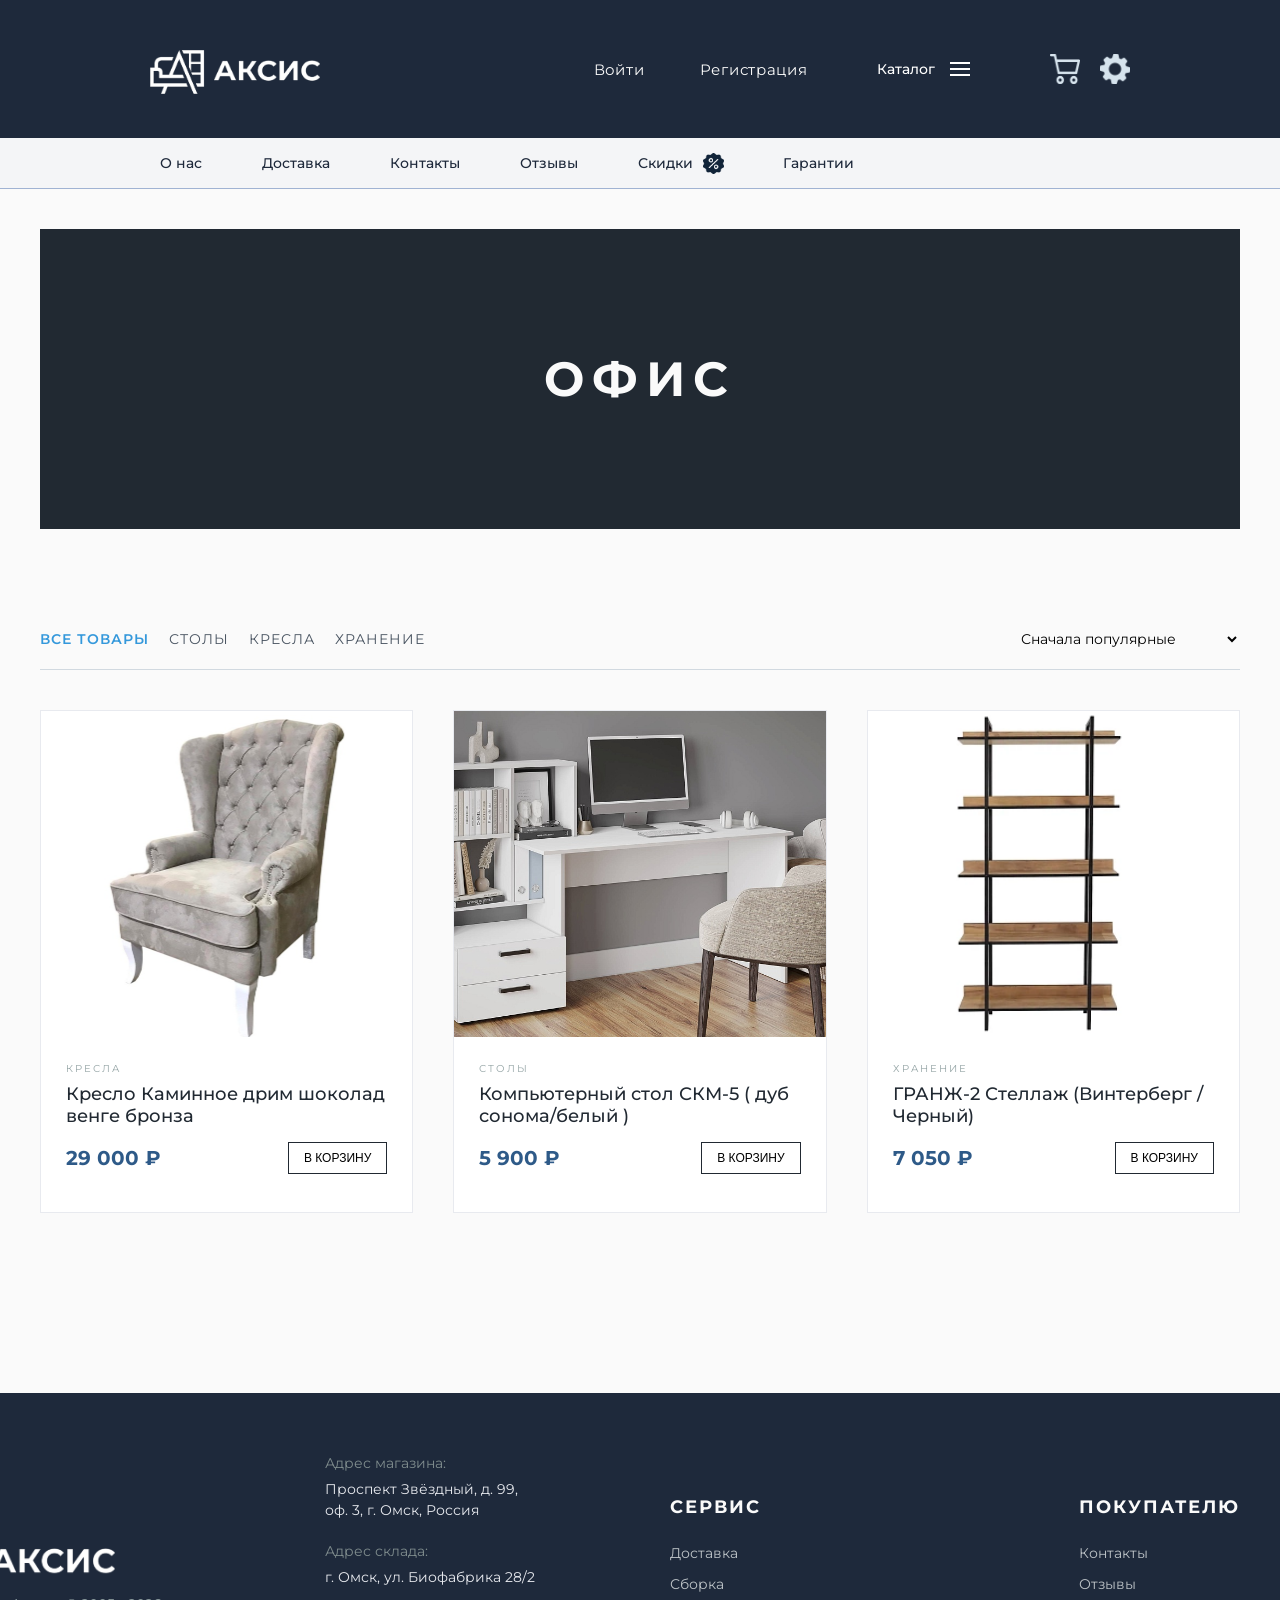
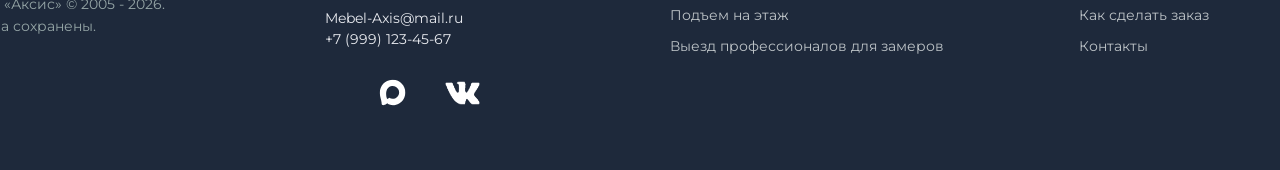
<file: katigorii-offis.html>
<!doctype html>
<html lang="ru">

<head>
    <meta charset="UTF-8">
    <meta name="viewport" content="width=device-width, initial-scale=1.0">
    <link rel="stylesheet" href="style.css">
    <link rel="preconnect" href="https://fonts.googleapis.com">
    <link rel="preconnect" href="https://fonts.gstatic.com" crossorigin>
    <link href="https://fonts.googleapis.com/css2?family=Montserrat:wght@400;500;700&display=swap" rel="stylesheet">
    <title>Аксис - Мебель как точка опоры вашего уюта</title>
</head>

<body>
    <header>
        <!-- Темный блок хедера -->
        <div class="header-top">
            <div class="header-left">
                <div class="logo">
                    <a href="index.html">
                        <img src="logo/logo_Аксис.png" alt="Аксис">
                    </a>
                </div>

            </div>
            <div class="header-right">
                <div class="auth-links">
                    <ul>
                        <li><a href="login.html">Войти</a></li>
                        <li><a href="register.html">Регистрация</a></li>
                    </ul>
                </div>
                <div class="catalog-dropdown-wrapper">
                    <button class="catalog-btn" id="catalogBtn">
                        Каталог
                        <div class="burger-icon" id="burgerIcon">
                            <span></span>
                            <span></span>
                            <span></span>
                        </div>
                    </button>
                    <div class="catalog-menu" id="catalogMenu">
                        <div class="search-bar">
                            <input type="text" placeholder="Поиск по каталогу">
                            <button>
                                <img src="icon/icon_lupa.png" alt="Поиск">
                            </button>
                        </div>
                        <ul>
                            <li><a href="katigorii-jilay_mebel.html">Жилая мебель</a></li>
                            <li><a href="katigorii-offis.html">Офис</a></li>
                            <li><a href="katigorii-magkay_zona.html">Мягкая зона</a></li>
                            <li><a href="katigorii-kihny.html">Кухня</a></li>
                            <li><a href="katigorii-gostinay.html">Гостиная</a></li>
                            <li><a href="katigorii-spalny.html">Спальня</a></li>
                            <li><a href="katigorii-detskaya.html">Детская</a></li>
                            <li><a href="katigorii-prizhoyaya.html">Прихожая</a></li>
                            <li><a href="#">Custom</a></li>
                        </ul>
                    </div>
                </div>
                <div class="header-right">
                    <div class="icons-group">
                        <img src="icon/icon_corzina.png" alt="Корзина">
                        <img src="icon/icon_gear.png" alt="Настройки">
                    </div>
                </div>
            </div>
        </div>
        <!-- Светлый блок хедера -->
        <div class="header-bottom">
            <nav class="nav-links">
                <ul>
                    <li><a href="about.html">О нас</a></li>
                    <li><a href="delivery.html">Доставка</a></li>
                    <li><a href="contacts.html">Контакты</a></li>
                    <li><a href="reviews.html">Отзывы</a></li>
                    <li>
                        <a id="nav-links-sale" href="sale.html">
                            Скидки
                            <div class="sale-icon-container">
                                <img class="sale-img-default" src="icon/icon_sale.png" alt="%">
                                <img class="sale-img-hover" src="icon/icon_sale_hover.png" alt="%">
                            </div>
                        </a>
                    </li>
                    <li><a href="warranty.html">Гарантии</a></li>
                </ul>
            </nav>
        </div>
    </header>
    <main>
        <div class="category-hero">
            <h1>Офис</h1>
        </div>
        <div class="inner-page-container">
            <div class="filter-bar">
                <div class="filter-group">
                    <span class="filter-item active">Все товары</span>
                    <span class="filter-item">Столы</span>
                    <span class="filter-item">Кресла</span>
                    <span class="filter-item">Хранение</span>
                </div>
                <div class="sort-select">
                    <select
                        style="border: none; background: none; font-family: 'Montserrat'; font-size: 14px; cursor: pointer;">
                        <option>Сначала популярные</option>
                        <option>По рейтингу (возрастание)</option>
                        <option>По рейтингу (убывание)</option>
                        <option>По цене (возрастание)</option>
                        <option>По цене (убывание)</option>

                    </select>
                </div>
            </div>
            <div class="office-grid">
                <div class="product-card-office">
                    <div class="product-img-box">
                        <img src="katigorii/kreslo_kamin.jpg" alt="Axis Ergo">
                    </div>
                    <div class="product-info-box">
                        <span class="product-category">Кресла</span>
                        <div class="product-name">Кресло Каминное дрим шоколад венге бронза </div>
                        <div class="product-price-row">
                            <span class="price-value">29 000 ₽</span>
                            <button class="add-to-cart-small">В корзину</button>
                        </div>
                    </div>
                </div>
                <div class="product-card-office">
                    <div class="product-img-box">
                        <img src="katigorii/pk_stol.png" alt="Matrix Desk">
                    </div>
                    <div class="product-info-box">
                        <div class="product-category">Столы</div>
                        <div class="product-name">Компьютерный стол СКМ-5 ( дуб сонома/белый ) </div>
                        <div class="product-price-row">
                            <span class="price-value">5 900 ₽</span>
                            <button class="add-to-cart-small">В корзину</button>
                        </div>
                    </div>
                </div>
                <div class="product-card-office">
                    <div class="product-img-box">
                        <img src="katigorii/stelaj.png" alt="Modular Unit">
                    </div>
                    <div class="product-info-box">
                        <div class="product-category">Хранение</div>
                        <div class="product-name">ГРАНЖ-2 Стеллаж (Винтерберг / Черный) </div>
                        <div class="product-price-row">
                            <div class="price-value">7 050 ₽</div>
                            <button class="add-to-cart-small">В корзину</button>
                        </div>
                    </div>
                </div>

            </div>
        </div>
    </main>
    </main>
    <footer>
        <div class="footer-container">
            <!-- Лого и копирайт -->
            <div class="footer-brand">
                <div class="footer-logo">
                    <img src="logo/logo_Аксис.png" alt=" Аксис">
                </div>
                <p class="copyright">
                    Мебельный салон «Аксис» © 2005 - 2026.<br>
                    Все права сохранены.
                </p>
            </div>
            <!-- Адреса и соцсети -->
            <div class="footer-contacts">
                <div class="contact-block">
                    <span class="contact-label">Адрес магазина:</span>
                    Проспект Звёздный, д. 99,<br>
                    оф. 3, г. Омск, Россия
                </div>
                <div class="contact-block">
                    <span class="contact-label">Адрес склада:</span>
                    г. Омск, ул. Биофабрика 28/2
                </div>
                <div class="contact-block">
                    Mebel-Axis@mail.ru<br>
                    +7 (999) 123-45-67
                </div>
                <div class="social-icons">
                    <img id="max" src="icon/Max_logo.svg" alt="max">
                    <img id="vk" src="icon/icon_mediavk.png" alt="VK">
                </div>
            </div>
            <!-- Сервис -->
            <div class="footer-nav">
                <h4>Сервис</h4>
                <ul>
                    <li><a href="delivery.html">Доставка</a></li>
                    <li><a href="delivery.html">Сборка</a></li>
                    <li><a href="delivery.html">Подъем на этаж</a></li>
                    <li><a href="delivery.html">Выезд профессионалов для замеров</a></li>
                </ul>
            </div>
            <!-- Покупателю -->
            <div class="footer-nav">
                <h4>Покупателю</h4>
                <ul>
                    <li><a href="contacts.html">Контакты</a></li>
                    <li><a href="reviews.html">Отзывы</a></li>
                    <li><a href="delivery.html">Как сделать заказ</a></li>
                    <li><a href="contacts.html">Контакты</a></li>
                </ul>
            </div>
        </div>
    </footer>
</body>
<script>
    document.addEventListener('DOMContentLoaded', function () {   //  полностью загрузи и нарисуй HTML - структуру сайта, а уже потом запускай этот код
        const catalogBtn = document.getElementById('catalogBtn');
        const catalogMenu = document.getElementById('catalogMenu');
        // Открытие/закрытие меню по клику на кнопку
        catalogBtn.addEventListener('click', function () {
            catalogMenu.classList.toggle('active');
            catalogBtn.classList.toggle('open');
        });
    })
</script>

</html>
</file>
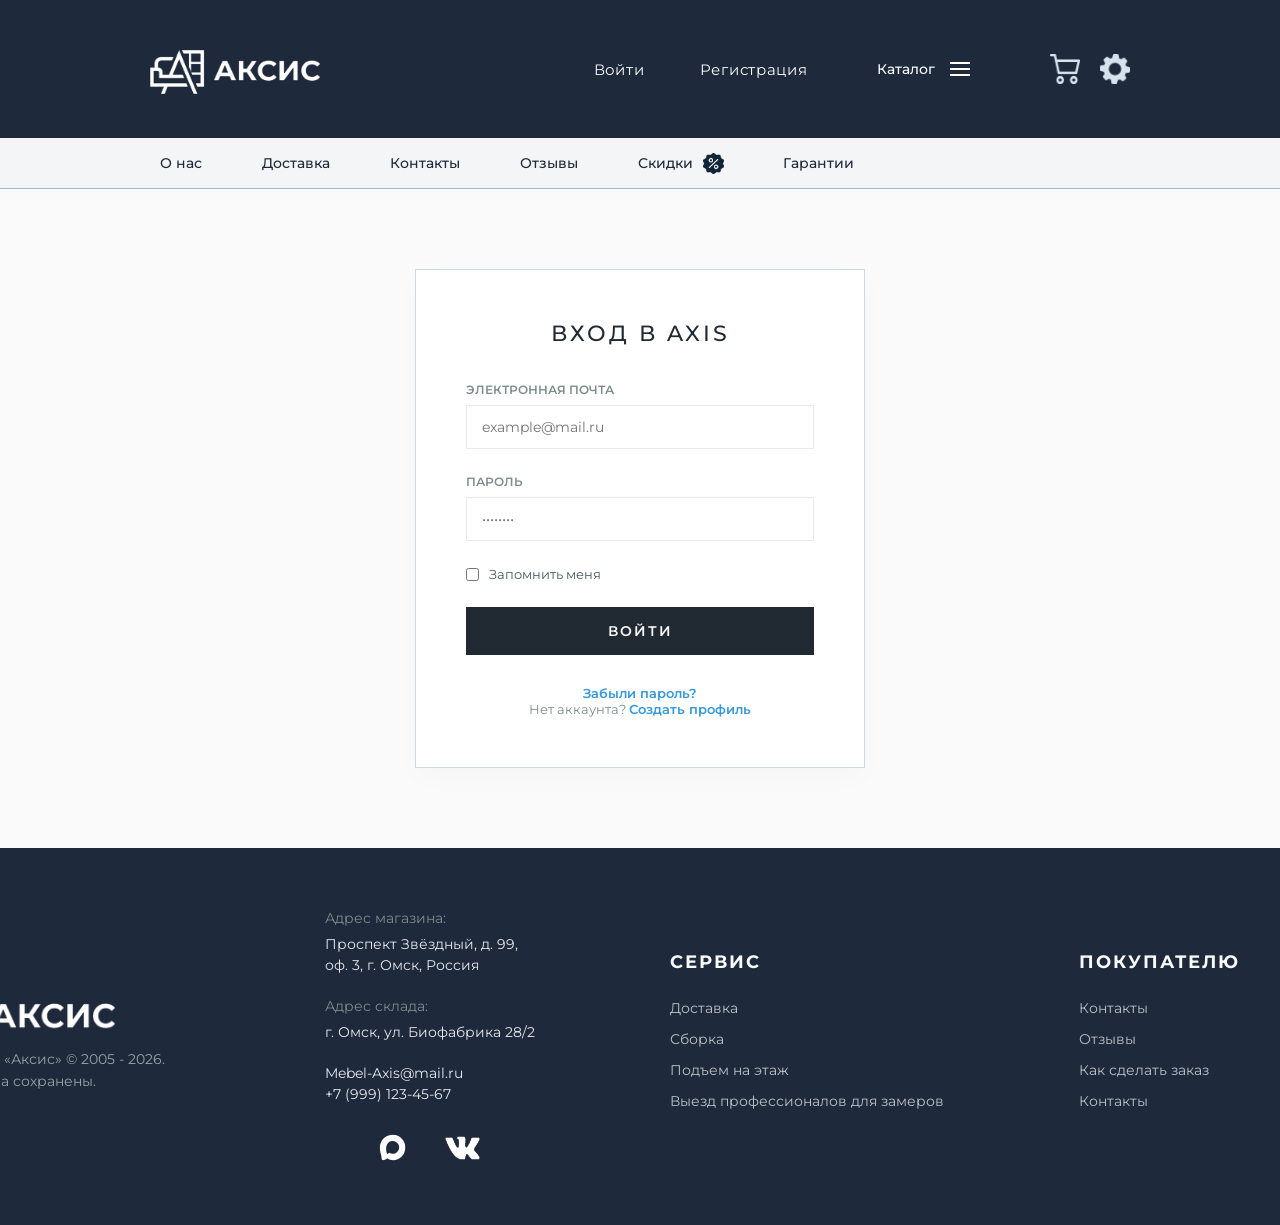
<file: login.html>
<!doctype html>
<html lang="ru">

<head>
  <meta charset="UTF-8">
  <meta name="viewport" content="width=device-width, initial-scale=1.0">
  <link rel="stylesheet" href="style.css">
  <link rel="preconnect" href="https://fonts.googleapis.com">
  <link rel="preconnect" href="https://fonts.gstatic.com" crossorigin>
  <link href="https://fonts.googleapis.com/css2?family=Montserrat:wght@400;500;700&display=swap" rel="stylesheet">
  <title>Аксис - Мебель как точка опоры вашего уюта</title>
</head>

<body>
  <header>
    <!-- Темный блок хедера -->
    <div class="header-top">
      <div class="header-left">
        <div class="logo">
          <a href="index.html">
            <img src="logo/logo_Аксис.png" alt="Аксис">
          </a>
        </div>

      </div>
      <div class="header-right">
        <div class="auth-links">
          <ul>
            <li><a href="login.html">Войти</a></li>
            <li><a href="register.html">Регистрация</a></li>
          </ul>
        </div>
        <div class="catalog-dropdown-wrapper">
          <button class="catalog-btn" id="catalogBtn">
            Каталог
            <div class="burger-icon" id="burgerIcon">
              <span></span>
              <span></span>
              <span></span>
            </div>
          </button>
          <div class="catalog-menu" id="catalogMenu">
            <div class="search-bar">
              <input type="text" placeholder="Поиск по каталогу">
              <button>
                <img src="icon/icon_lupa.png" alt="Поиск">
              </button>
            </div>
            <ul>
              <li><a href="katigorii-jilay_mebel.html">Жилая мебель</a></li>
              <li><a href="katigorii-offis.html">Офис</a></li>
              <li><a href="katigorii-magkay_zona.html">Мягкая зона</a></li>
              <li><a href="katigorii-kihny.html">Кухня</a></li>
              <li><a href="katigorii-gostinay.html">Гостиная</a></li>
              <li><a href="katigorii-spalny.html">Спальня</a></li>
              <li><a href="katigorii-detskaya.html">Детская</a></li>
              <li><a href="katigorii-prizhoyaya.html">Прихожая</a></li>
              <li><a href="#">Custom</a></li>
            </ul>
          </div>
        </div>
        <div class="header-right">
          <div class="icons-group">
            <img src="icon/icon_corzina.png" alt="Корзина">
            <img src="icon/icon_gear.png" alt="Настройки">
          </div>
        </div>
      </div>
    </div>
    <!-- Светлый блок хедера -->
    <div class="header-bottom">
      <nav class="nav-links">
        <ul>
          <li><a href="about.html">О нас</a></li>
          <li><a href="delivery.html">Доставка</a></li>
          <li><a href="contacts.html">Контакты</a></li>
          <li><a href="reviews.html">Отзывы</a></li>
          <li>
            <a id="nav-links-sale" href="sale.html">
              Скидки
              <div class="sale-icon-container">
                <img class="sale-img-default" src="icon/icon_sale.png" alt="%">
                <img class="sale-img-hover" src="icon/icon_sale_hover.png" alt="%">
              </div>
            </a>
          </li>
          <li><a href="warranty.html">Гарантии</a></li>
        </ul>
      </nav>
    </div>
  </header>
  <main class="auth-section">
    <div class="auth-card">
      <h2>Вход в Axis</h2>
      <form>
        <div class="form-group">
          <label for="email">Электронная почта</label>
          <input type="email" id="email" placeholder="example@mail.ru" required>
        </div>
        <div class="form-group">
          <label for="password">Пароль</label>
          <input type="password" id="password" placeholder="••••••••" required>
        </div>
        <div class="checkbox-group">
          <input type="checkbox" id="remember">
          <label for="remember" style="text-transform: none; color: #4A5562; margin: 0;">Запомнить меня</label>
        </div>
        <button type="submit" class="auth-btn">Войти</button>
      </form>
      <div class="auth-footer">
        <p><a href="#">Забыли пароль?</a></p>
        <p>Нет аккаунта? <a href="register.html">Создать профиль</a></p>
      </div>
    </div>
  </main>
  <footer>
    <div class="footer-container">
      <!-- Лого и копирайт -->
      <div class="footer-brand">
        <div class="footer-logo">
          <img src="logo/logo_Аксис.png" alt=" Аксис">
        </div>
        <p class="copyright">
          Мебельный салон «Аксис» © 2005 - 2026.<br>
          Все права сохранены.
        </p>
      </div>
      <!-- Адреса и соцсети -->
      <div class="footer-contacts">
        <div class="contact-block">
          <span class="contact-label">Адрес магазина:</span>
          Проспект Звёздный, д. 99,<br>
          оф. 3, г. Омск, Россия
        </div>
        <div class="contact-block">
          <span class="contact-label">Адрес склада:</span>
          г. Омск, ул. Биофабрика 28/2
        </div>
        <div class="contact-block">
          Mebel-Axis@mail.ru<br>
          +7 (999) 123-45-67
        </div>
        <div class="social-icons">
          <img id="max" src="icon/Max_logo.svg" alt="max">
          <img id="vk" src="icon/icon_mediavk.png" alt="VK">
        </div>
      </div>
      <!-- Сервис -->
      <div class="footer-nav">
        <h4>Сервис</h4>
        <ul>
          <li><a href="delivery.html">Доставка</a></li>
          <li><a href="delivery.html">Сборка</a></li>
          <li><a href="delivery.html">Подъем на этаж</a></li>
          <li><a href="delivery.html">Выезд профессионалов для замеров</a></li>
        </ul>
      </div>
      <!-- Покупателю -->
      <div class="footer-nav">
        <h4>Покупателю</h4>
        <ul>
          <li><a href="contacts.html">Контакты</a></li>
          <li><a href="reviews.html">Отзывы</a></li>
          <li><a href="delivery.html">Как сделать заказ</a></li>
          <li><a href="contacts.html">Контакты</a></li>
        </ul>
      </div>
    </div>
  </footer>
</body>
<script>
  document.addEventListener('DOMContentLoaded', function () {   //  полностью загрузи и нарисуй HTML - структуру сайта, а уже потом запускай этот код
    const catalogBtn = document.getElementById('catalogBtn');
    const catalogMenu = document.getElementById('catalogMenu');
    // Открытие/закрытие меню по клику на кнопку
    catalogBtn.addEventListener('click', function () {
      catalogMenu.classList.toggle('active');
      catalogBtn.classList.toggle('open');
    });
  })
</script>

</html>
</file>
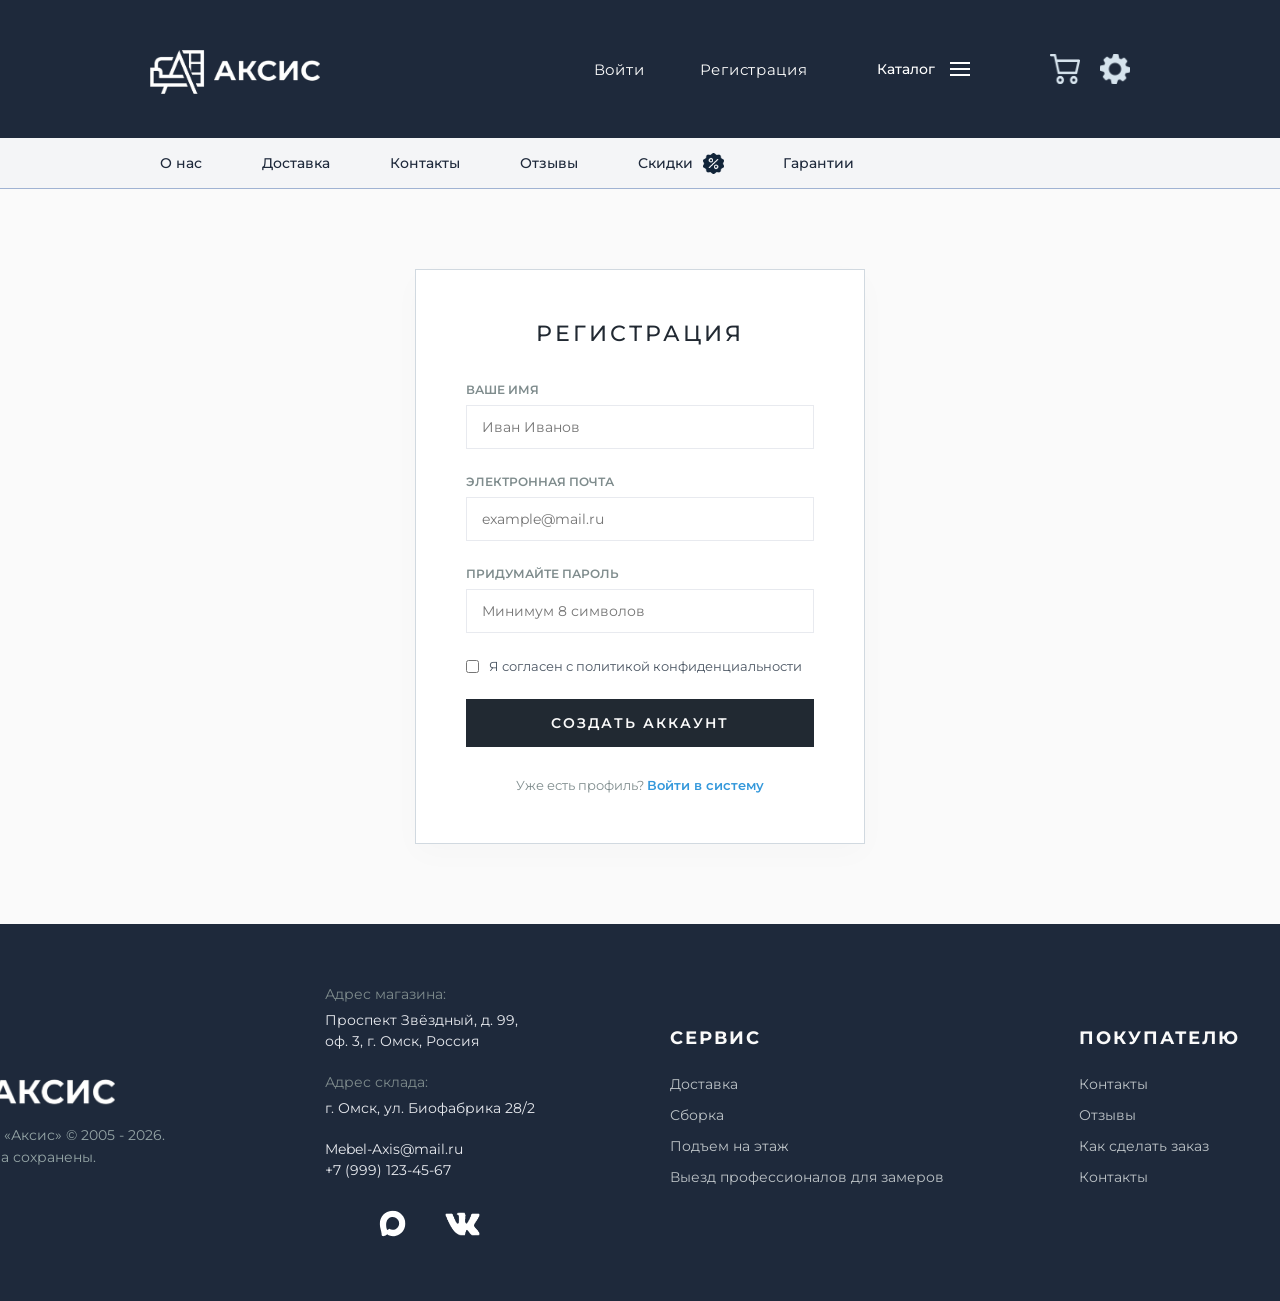
<file: register.html>
<!doctype html>
<html lang="ru">

<head>
  <meta charset="UTF-8">
  <meta name="viewport" content="width=device-width, initial-scale=1.0">
  <link rel="stylesheet" href="style.css">
  <link rel="preconnect" href="https://fonts.googleapis.com">
  <link rel="preconnect" href="https://fonts.gstatic.com" crossorigin>
  <link href="https://fonts.googleapis.com/css2?family=Montserrat:wght@400;500;700&display=swap" rel="stylesheet">
  <title>Аксис - Мебель как точка опоры вашего уюта</title>
</head>

<body>
  <header>
    <!-- Темный блок хедера -->
    <div class="header-top">
      <div class="header-left">
        <div class="logo">
          <a href="index.html">
            <img src="logo/logo_Аксис.png" alt="Аксис">
          </a>
        </div>

      </div>
      <div class="header-right">
        <div class="auth-links">
          <ul>
            <li><a href="login.html">Войти</a></li>
            <li><a href="register.html">Регистрация</a></li>
          </ul>
        </div>
        <div class="catalog-dropdown-wrapper">
          <button class="catalog-btn" id="catalogBtn">
            Каталог
            <div class="burger-icon" id="burgerIcon">
              <span></span>
              <span></span>
              <span></span>
            </div>
          </button>
          <div class="catalog-menu" id="catalogMenu">
            <div class="search-bar">
              <input type="text" placeholder="Поиск по каталогу">
              <button>
                <img src="icon/icon_lupa.png" alt="Поиск">
              </button>
            </div>
            <ul>
              <li><a href="katigorii-jilay_mebel.html">Жилая мебель</a></li>
              <li><a href="katigorii-offis.html">Офис</a></li>
              <li><a href="katigorii-magkay_zona.html">Мягкая зона</a></li>
              <li><a href="katigorii-kihny.html">Кухня</a></li>
              <li><a href="katigorii-gostinay.html">Гостиная</a></li>
              <li><a href="katigorii-spalny.html">Спальня</a></li>
              <li><a href="katigorii-detskaya.html">Детская</a></li>
              <li><a href="katigorii-prizhoyaya.html">Прихожая</a></li>
              <li><a href="#">Custom</a></li>
            </ul>
          </div>
        </div>
        <div class="header-right">
          <div class="icons-group">
            <img src="icon/icon_corzina.png" alt="Корзина">
            <img src="icon/icon_gear.png" alt="Настройки">
          </div>
        </div>
      </div>
    </div>
    <!-- Светлый блок хедера -->
    <div class="header-bottom">
      <nav class="nav-links">
        <ul>
          <li><a href="about.html">О нас</a></li>
          <li><a href="delivery.html">Доставка</a></li>
          <li><a href="contacts.html">Контакты</a></li>
          <li><a href="reviews.html">Отзывы</a></li>
          <li>
            <a id="nav-links-sale" href="sale.html">
              Скидки
              <div class="sale-icon-container">
                <img class="sale-img-default" src="icon/icon_sale.png" alt="%">
                <img class="sale-img-hover" src="icon/icon_sale_hover.png" alt="%">
              </div>
            </a>
          </li>
          <li><a href="warranty.html">Гарантии</a></li>
        </ul>
      </nav>
    </div>
  </header>
  <main class="auth-section">
    <div class="auth-card">
      <h2>Регистрация</h2>
      <form>
        <div class="form-group">
          <label for="fullname">Ваше имя</label>
          <input type="text" id="fullname" placeholder="Иван Иванов" required>
        </div>
        <div class="form-group">
          <label for="reg-email">Электронная почта</label>
          <input type="email" id="reg-email" placeholder="example@mail.ru" required>
        </div>
        <div class="form-group">
          <label for="reg-password">Придумайте пароль</label>
          <input type="password" id="reg-password" placeholder="Минимум 8 символов" required>
        </div>
        <div class="checkbox-group">
          <input type="checkbox" id="terms" required>
          <label for="terms" style="text-transform: none; color: #4A5562; margin: 0;">Я согласен с политикой
            конфиденциальности</label>
        </div>
        <button type="submit" class="auth-btn">Создать аккаунт</button>
      </form>
      <div class="auth-footer">
        <p>Уже есть профиль? <a href="login.html">Войти в систему</a></p>
      </div>
    </div>
  </main>
  <footer>
    <div class="footer-container">
      <!-- Лого и копирайт -->
      <div class="footer-brand">
        <div class="footer-logo">
          <img src="logo/logo_Аксис.png" alt=" Аксис">
        </div>
        <p class="copyright">
          Мебельный салон «Аксис» © 2005 - 2026.<br>
          Все права сохранены.
        </p>
      </div>
      <!-- Адреса и соцсети -->
      <div class="footer-contacts">
        <div class="contact-block">
          <span class="contact-label">Адрес магазина:</span>
          Проспект Звёздный, д. 99,<br>
          оф. 3, г. Омск, Россия
        </div>
        <div class="contact-block">
          <span class="contact-label">Адрес склада:</span>
          г. Омск, ул. Биофабрика 28/2
        </div>
        <div class="contact-block">
          Mebel-Axis@mail.ru<br>
          +7 (999) 123-45-67
        </div>
        <div class="social-icons">
          <img id="max" src="icon/Max_logo.svg" alt="max">
          <img id="vk" src="icon/icon_mediavk.png" alt="VK">
        </div>
      </div>
      <!-- Сервис -->
      <div class="footer-nav">
        <h4>Сервис</h4>
        <ul>
          <li><a href="delivery.html">Доставка</a></li>
          <li><a href="delivery.html">Сборка</a></li>
          <li><a href="delivery.html">Подъем на этаж</a></li>
          <li><a href="delivery.html">Выезд профессионалов для замеров</a></li>
        </ul>
      </div>
      <!-- Покупателю -->
      <div class="footer-nav">
        <h4>Покупателю</h4>
        <ul>
          <li><a href="contacts.html">Контакты</a></li>
          <li><a href="reviews.html">Отзывы</a></li>
          <li><a href="delivery.html">Как сделать заказ</a></li>
          <li><a href="contacts.html">Контакты</a></li>
        </ul>
      </div>
    </div>
  </footer>
</body>
<script>
  document.addEventListener('DOMContentLoaded', function () {   //  полностью загрузи и нарисуй HTML - структуру сайта, а уже потом запускай этот код
    const catalogBtn = document.getElementById('catalogBtn');
    const catalogMenu = document.getElementById('catalogMenu');
    // Открытие/закрытие меню по клику на кнопку
    catalogBtn.addEventListener('click', function () {
      catalogMenu.classList.toggle('active');
      catalogBtn.classList.toggle('open');
    });
  })
</script>

</html>
</file>
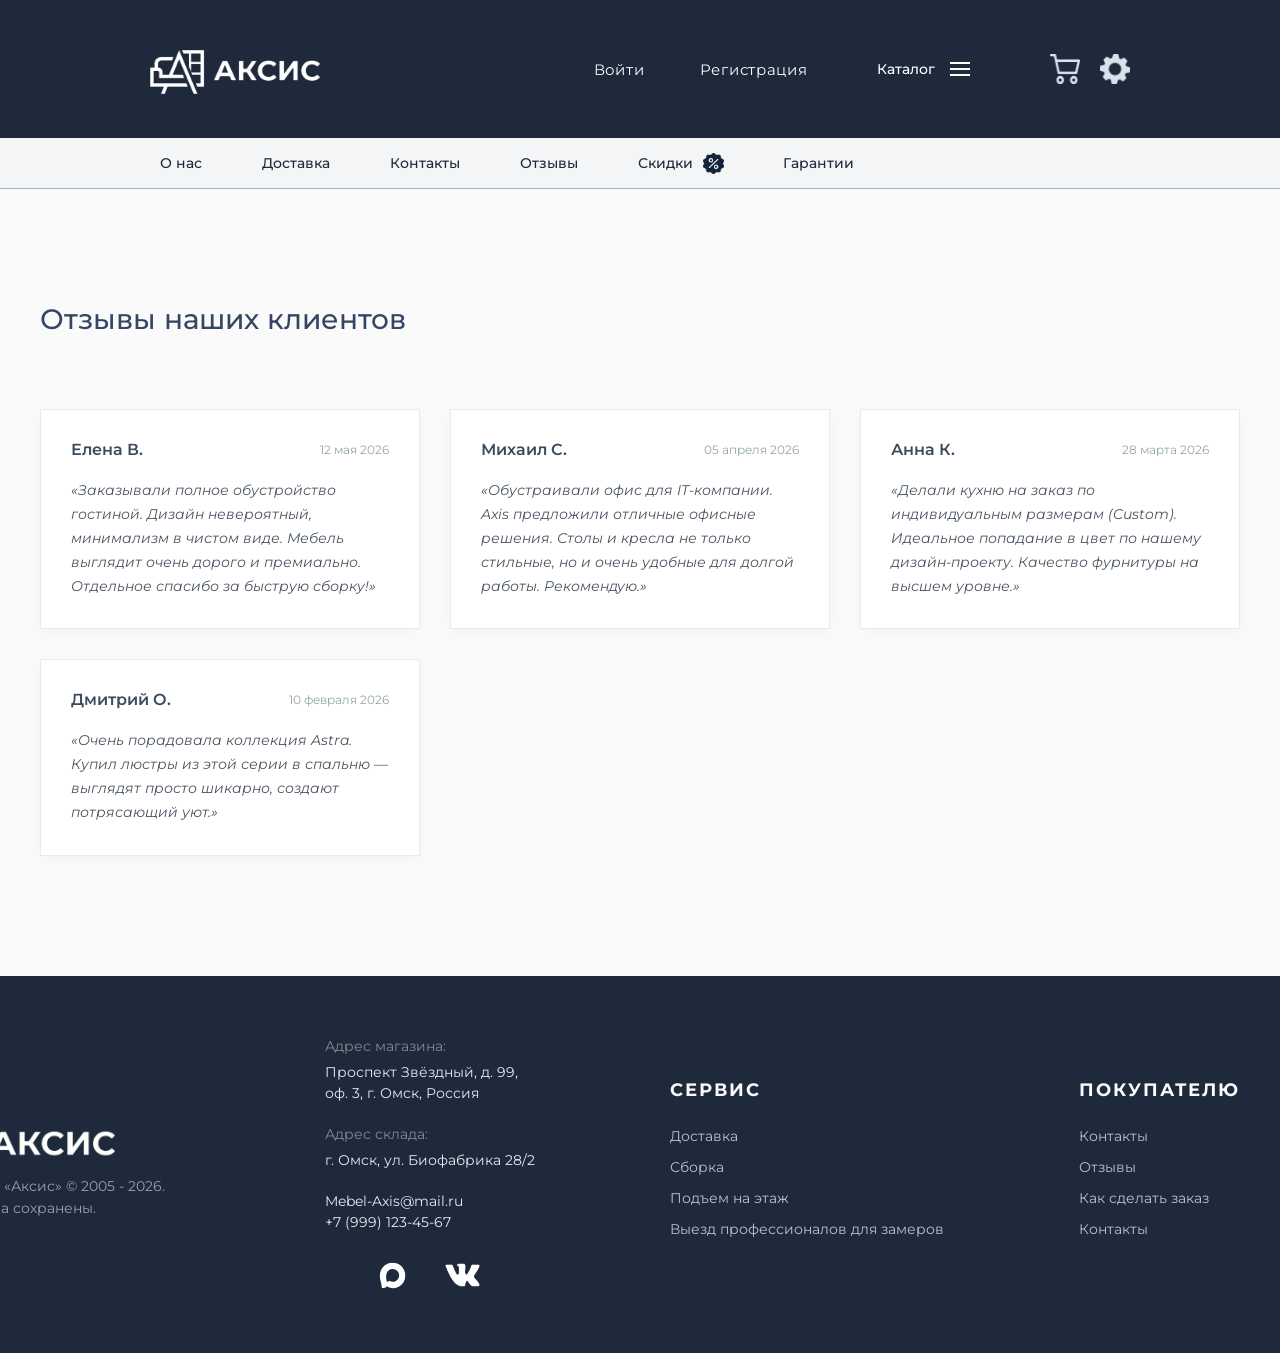
<file: reviews.html>
<!doctype html>
<html lang="ru">

<head>
  <meta charset="UTF-8">
  <meta name="viewport" content="width=device-width, initial-scale=1.0">
  <link rel="stylesheet" href="style.css">
  <link rel="preconnect" href="https://fonts.googleapis.com">
  <link rel="preconnect" href="https://fonts.gstatic.com" crossorigin>
  <link href="https://fonts.googleapis.com/css2?family=Montserrat:wght@400;500;700&display=swap" rel="stylesheet">
  <title>Аксис - Мебель как точка опоры вашего уюта</title>
</head>

<body>
  <header>
    <!-- Темный блок хедера -->
    <div class="header-top">
      <div class="header-left">
        <div class="logo">
          <a href="index.html">
            <img src="logo/logo_Аксис.png" alt="Аксис">
          </a>
        </div>

      </div>
      <div class="header-right">
        <div class="auth-links">
          <ul>
            <li><a href="login.html">Войти</a></li>
            <li><a href="register.html">Регистрация</a></li>
          </ul>
        </div>
        <div class="catalog-dropdown-wrapper">
          <button class="catalog-btn" id="catalogBtn">
            Каталог
            <div class="burger-icon" id="burgerIcon">
              <span></span>
              <span></span>
              <span></span>
            </div>
          </button>
          <div class="catalog-menu" id="catalogMenu">
            <div class="search-bar">
              <input type="text" placeholder="Поиск по каталогу">
              <button>
                <img src="icon/icon_lupa.png" alt="Поиск">
              </button>
            </div>
            <ul>
              <li><a href="katigorii-jilay_mebel.html">Жилая мебель</a></li>
              <li><a href="katigorii-offis.html">Офис</a></li>
              <li><a href="katigorii-magkay_zona.html">Мягкая зона</a></li>
              <li><a href="katigorii-kihny.html">Кухня</a></li>
              <li><a href="katigorii-gostinay.html">Гостиная</a></li>
              <li><a href="katigorii-spalny.html">Спальня</a></li>
              <li><a href="katigorii-detskaya.html">Детская</a></li>
              <li><a href="katigorii-prizhoyaya.html">Прихожая</a></li>
              <li><a href="#">Custom</a></li>
            </ul>
          </div>
        </div>
        <div class="header-right">
          <div class="icons-group">
            <img src="icon/icon_corzina.png" alt="Корзина">
            <img src="icon/icon_gear.png" alt="Настройки">
          </div>
        </div>
      </div>
    </div>
    <!-- Светлый блок хедера -->
    <div class="header-bottom">
      <nav class="nav-links">
        <ul>
          <li><a href="about.html">О нас</a></li>
          <li><a href="delivery.html">Доставка</a></li>
          <li><a href="contacts.html">Контакты</a></li>
          <li><a href="reviews.html">Отзывы</a></li>
          <li>
            <a id="nav-links-sale" href="sale.html">
              Скидки
              <div class="sale-icon-container">
                <img class="sale-img-default" src="icon/icon_sale.png" alt="%">
                <img class="sale-img-hover" src="icon/icon_sale_hover.png" alt="%">
              </div>
            </a>
          </li>
          <li><a href="warranty.html">Гарантии</a></li>
        </ul>
      </nav>
    </div>
  </header>
  <main>
    <div class="inner-page-container">
      <h1 class="main-title" style="text-align: center;">Отзывы наших клиентов</h1>
      <div class="reviews-grid">
        <div class="review-card">
          <div class="review-header">
            <span class="review-name">Елена В.</span>
            <span class="review-date">12 мая 2026</span>
          </div>
          <p class="review-text">«Заказывали полное обустройство гостиной. Дизайн невероятный, минимализм в чистом виде.
            Мебель выглядит очень дорого и премиально. Отдельное спасибо за быструю сборку!»</p>
        </div>
        <div class="review-card">
          <div class="review-header">
            <span class="review-name">Михаил С.</span>
            <span class="review-date">05 апреля 2026</span>
          </div>
          <p class="review-text">«Обустраивали офис для IT-компании. Axis предложили отличные офисные решения. Столы и
            кресла не только стильные, но и очень удобные для долгой работы. Рекомендую.»</p>
        </div>
        <div class="review-card">
          <div class="review-header">
            <span class="review-name">Анна К.</span>
            <span class="review-date">28 марта 2026</span>
          </div>
          <p class="review-text">«Делали кухню на заказ по индивидуальным размерам (Custom). Идеальное попадание в цвет
            по
            нашему дизайн-проекту. Качество фурнитуры на высшем уровне.»</p>
        </div>
        <div class="review-card">
          <div class="review-header">
            <span class="review-name">Дмитрий О.</span>
            <span class="review-date">10 февраля 2026</span>
          </div>
          <p class="review-text">«Очень порадовала коллекция Astra. Купил люстры из этой серии в спальню — выглядят
            просто
            шикарно, создают потрясающий уют.»</p>
        </div>
      </div>
    </div>
  </main>
  <footer>
    <div class="footer-container">
      <!-- Лого и копирайт -->
      <div class="footer-brand">
        <div class="footer-logo">
          <img src="logo/logo_Аксис.png" alt=" Аксис">
        </div>
        <p class="copyright">
          Мебельный салон «Аксис» © 2005 - 2026.<br>
          Все права сохранены.
        </p>
      </div>
      <!-- Адреса и соцсети -->
      <div class="footer-contacts">
        <div class="contact-block">
          <span class="contact-label">Адрес магазина:</span>
          Проспект Звёздный, д. 99,<br>
          оф. 3, г. Омск, Россия
        </div>
        <div class="contact-block">
          <span class="contact-label">Адрес склада:</span>
          г. Омск, ул. Биофабрика 28/2
        </div>
        <div class="contact-block">
          Mebel-Axis@mail.ru<br>
          +7 (999) 123-45-67
        </div>
        <div class="social-icons">
          <img id="max" src="icon/Max_logo.svg" alt="max">
          <img id="vk" src="icon/icon_mediavk.png" alt="VK">
        </div>
      </div>
      <!-- Сервис -->
      <div class="footer-nav">
        <h4>Сервис</h4>
        <ul>
          <li><a href="delivery.html">Доставка</a></li>
          <li><a href="delivery.html">Сборка</a></li>
          <li><a href="delivery.html">Подъем на этаж</a></li>
          <li><a href="delivery.html">Выезд профессионалов для замеров</a></li>
        </ul>
      </div>
      <!-- Покупателю -->
      <div class="footer-nav">
        <h4>Покупателю</h4>
        <ul>
          <li><a href="contacts.html">Контакты</a></li>
          <li><a href="reviews.html">Отзывы</a></li>
          <li><a href="delivery.html">Как сделать заказ</a></li>
          <li><a href="contacts.html">Контакты</a></li>
        </ul>
      </div>
    </div>
  </footer>
</body>
<script>
  document.addEventListener('DOMContentLoaded', function () {   //  полностью загрузи и нарисуй HTML - структуру сайта, а уже потом запускай этот код
    const catalogBtn = document.getElementById('catalogBtn');
    const catalogMenu = document.getElementById('catalogMenu');
    // Открытие/закрытие меню по клику на кнопку
    catalogBtn.addEventListener('click', function () {
      catalogMenu.classList.toggle('active');
      catalogBtn.classList.toggle('open');
    });
  })
</script>

</html>
</file>
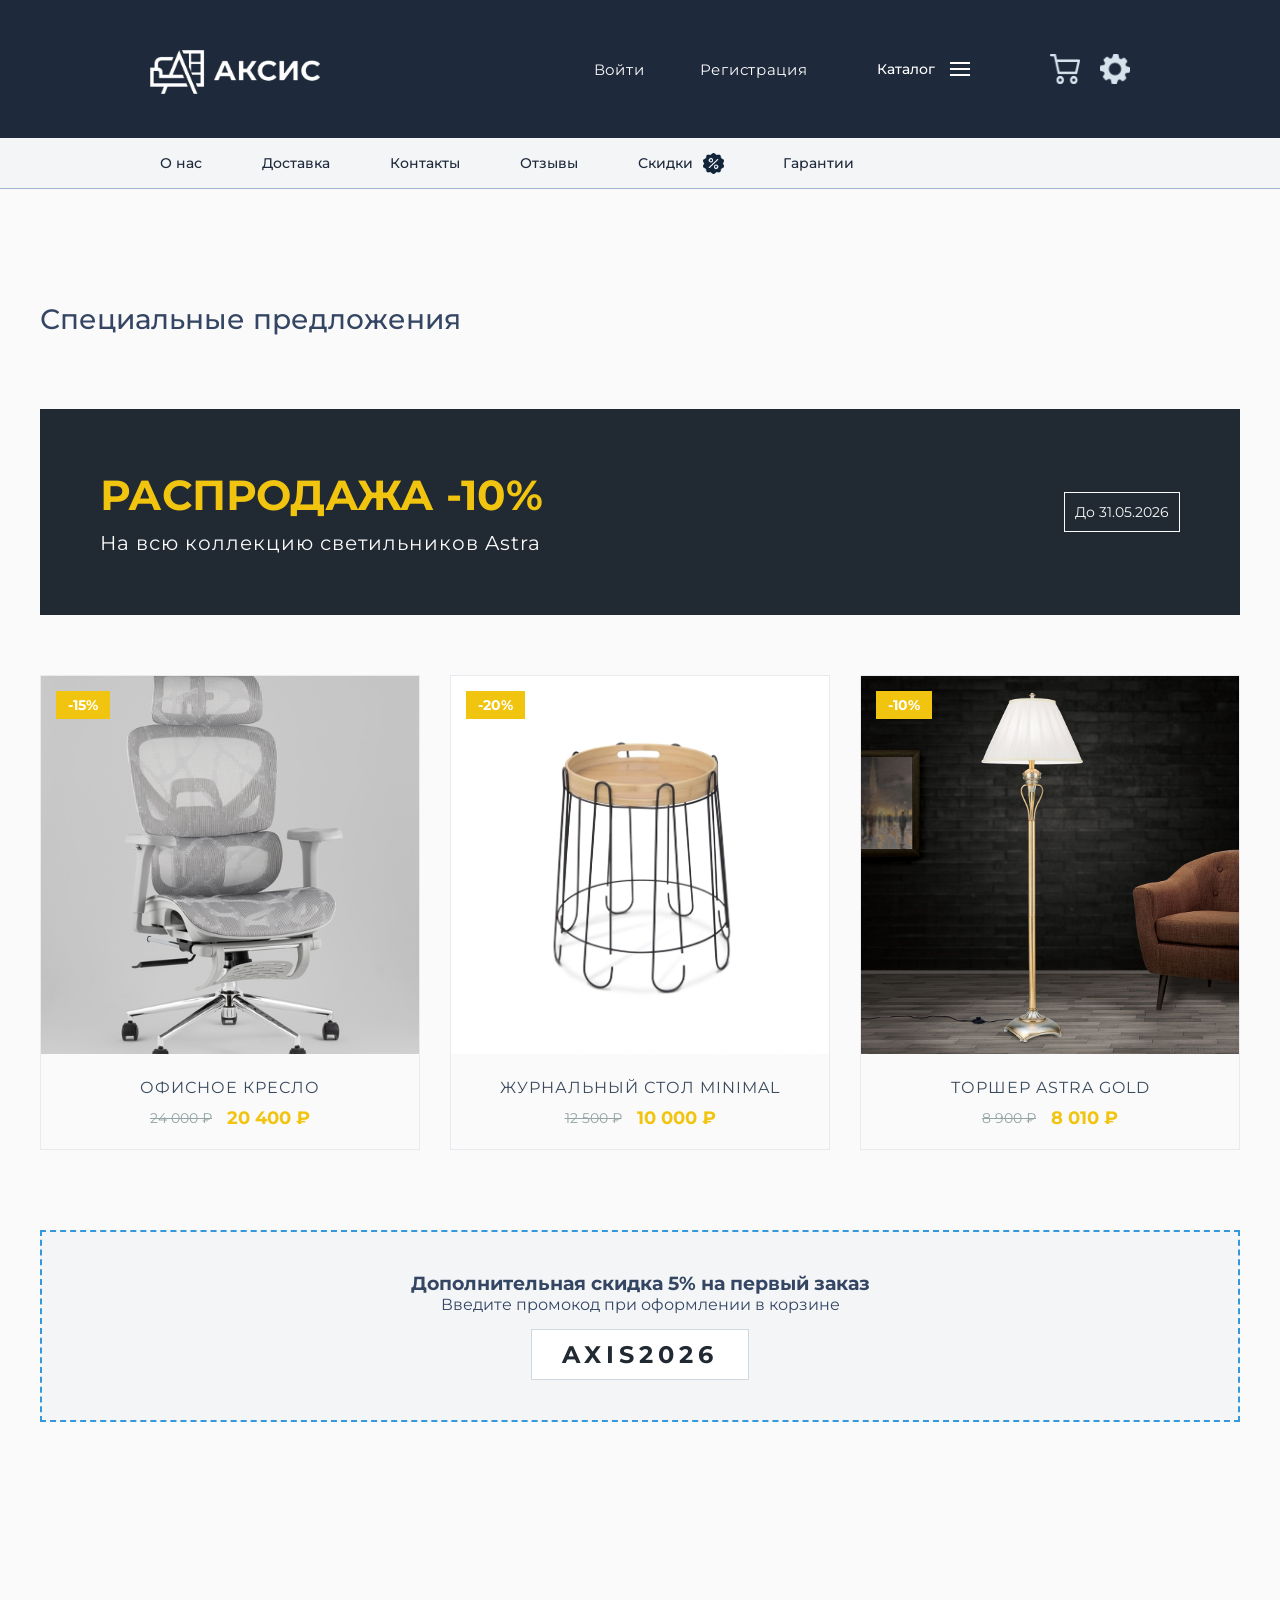
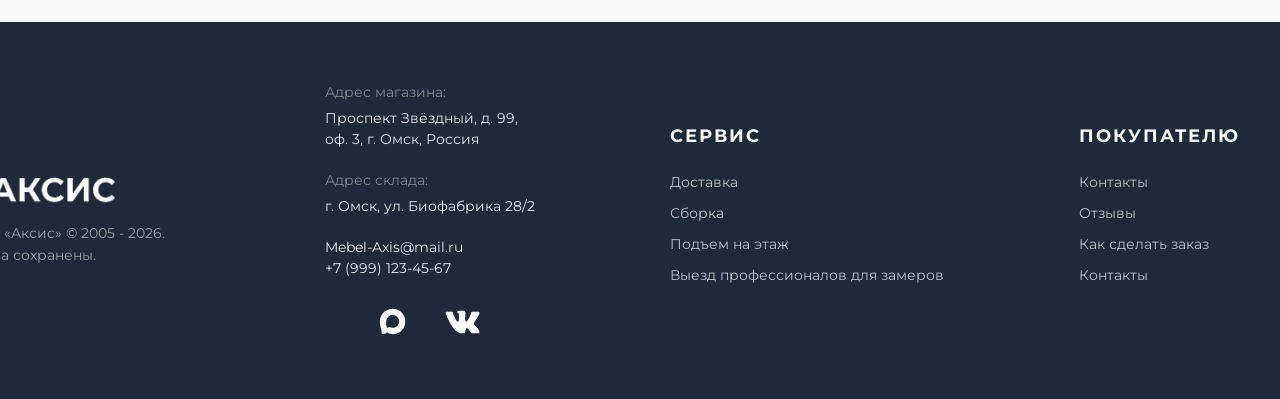
<file: sale.html>
<!doctype html>
<html lang="ru">

<head>
    <meta charset="UTF-8">
    <meta name="viewport" content="width=device-width, initial-scale=1.0">
    <link rel="stylesheet" href="style.css">
    <link rel="preconnect" href="https://fonts.googleapis.com">
    <link rel="preconnect" href="https://fonts.gstatic.com" crossorigin>
    <link href="https://fonts.googleapis.com/css2?family=Montserrat:wght@400;500;700&display=swap" rel="stylesheet">
    <title>Аксис - Мебель как точка опоры вашего уюта</title>
</head>

<body>
    <header>
        <!-- Темный блок хедера -->
        <div class="header-top">
            <div class="header-left">
                <div class="logo">
                    <a href="index.html">
                        <img src="logo/logo_Аксис.png" alt="Аксис">
                    </a>
                </div>
            </div>
            <div class="header-right">
                <div class="auth-links">
                    <ul>
                        <li><a href="login.html">Войти</a></li>
                        <li><a href="register.html">Регистрация</a></li>
                    </ul>
                </div>
                <div class="catalog-dropdown-wrapper">
                    <button class="catalog-btn" id="catalogBtn">
                        Каталог
                        <div class="burger-icon" id="burgerIcon">
                            <span></span>
                            <span></span>
                            <span></span>
                        </div>
                    </button>
                    <div class="catalog-menu" id="catalogMenu">
                        <div class="search-bar">
                            <input type="text" placeholder="Поиск по каталогу">
                            <button>
                                <img src="icon/icon_lupa.png" alt="Поиск">
                            </button>
                        </div>
                        <ul>
                            <li><a href="katigorii-jilay_mebel.html">Жилая мебель</a></li>
                            <li><a href="katigorii-offis.html">Офис</a></li>
                            <li><a href="katigorii-magkay_zona.html">Мягкая зона</a></li>
                            <li><a href="katigorii-kihny.html">Кухня</a></li>
                            <li><a href="katigorii-gostinay.html">Гостиная</a></li>
                            <li><a href="katigorii-spalny.html">Спальня</a></li>
                            <li><a href="katigorii-detskaya.html">Детская</a></li>
                            <li><a href="katigorii-prizhoyaya.html">Прихожая</a></li>
                            <li><a href="#">Custom</a></li>
                        </ul>
                    </div>
                </div>
                <div class="header-right">
                    <div class="icons-group">
                        <img src="icon/icon_corzina.png" alt="Корзина">
                        <img src="icon/icon_gear.png" alt="Настройки">
                    </div>
                </div>
            </div>
        </div>
        <!-- Светлый блок хедера -->
        <div class="header-bottom">
            <nav class="nav-links">
                <ul>
                    <li><a href="about.html">О нас</a></li>
                    <li><a href="delivery.html">Доставка</a></li>
                    <li><a href="contacts.html">Контакты</a></li>
                    <li><a href="reviews.html">Отзывы</a></li>
                    <li>
                        <a id="nav-links-sale" href="sale.html">
                            Скидки
                            <div class="sale-icon-container">
                                <img class="sale-img-default" src="icon/icon_sale.png" alt="%">
                                <img class="sale-img-hover" src="icon/icon_sale_hover.png" alt="%">
                            </div>
                        </a>
                    </li>
                    <li><a href="warranty.html">Гарантии</a></li>
                </ul>
            </nav>
        </div>
    </header>
    <main>
        <div class="inner-page-container">
            <h1 class="main-title">Специальные предложения</h1>
            <!-- Главный баннер распродажи -->
            <div class="sale-hero">
                <div class="sale-hero-content">
                    <h2>Распродажа -10%</h2>
                    <p>На всю коллекцию светильников Astra</p>
                </div>
                <div style="font-size: 14px; border: 1px solid #FAFAFA; padding: 10px;">
                    До 31.05.2026
                </div>
            </div>
            <!-- Сетка товаров -->
            <div class="sale-grid">
                <!-- Товар 1 -->
                <div class="sale-card">
                    <div class="sale-badge">-15%</div>
                    <div class="sale-card-img"><img src="img/sale/sale-creslo.png" alt="Офисное кресло"></div>
                    <div class="sale-card-info">

                        <div class="sale-card-title">Офисное кресло</div>
                        <div class="price-box">
                            <span class="old-price">24 000 ₽</span>
                            <span class="new-price">20 400 ₽</span>
                        </div>
                    </div>
                </div>
                <!-- Товар 2 -->
                <div class="sale-card">
                    <div class="sale-badge">-20%</div>
                    <div class="sale-card-img"><img src="img/sale/sale-jurnal-stol.png" alt="Журнальный стол Minimal">
                    </div>
                    <div class="sale-card-info">

                        <div class="sale-card-title">Журнальный стол Minimal</div>
                        <div class="price-box">
                            <span class="old-price">12 500 ₽</span>
                            <span class="new-price">10 000 ₽</span>
                        </div>
                    </div>
                </div>
                <!-- Товар 3 -->
                <div class="sale-card">
                    <div class="sale-badge">-10%</div>
                    <div class="sale-card-img"><img src="img/sale/sale-torsher.png" alt="Торшер Astra Gold"></div>
                    <div class="sale-card-info">

                        <div class="sale-card-title">Торшер Astra Gold</div>
                        <div class="price-box">
                            <span class="old-price">8 900 ₽</span>
                            <span class="new-price">8 010 ₽</span>
                        </div>
                    </div>
                </div>
            </div>
            <!-- Блок с промокодом -->
            <div class="promo-banner">
                <h3>Дополнительная скидка 5% на первый заказ</h3>
                <p>Введите промокод при оформлении в корзине</p>
                <div class="promo-code">AXIS2026</div>
            </div>
        </div>
    </main>
    <footer>
        <div class="footer-container">
            <!-- Лого и копирайт -->
            <div class="footer-brand">
                <div class="footer-logo">
                    <img src="logo/logo_Аксис.png" alt=" Аксис">
                </div>
                <p class="copyright">
                    Мебельный салон «Аксис» © 2005 - 2026.<br>
                    Все права сохранены.
                </p>
            </div>
            <!-- Адреса и соцсети -->
            <div class="footer-contacts">
                <div class="contact-block">
                    <span class="contact-label">Адрес магазина:</span>
                    Проспект Звёздный, д. 99,<br>
                    оф. 3, г. Омск, Россия
                </div>
                <div class="contact-block">
                    <span class="contact-label">Адрес склада:</span>
                    г. Омск, ул. Биофабрика 28/2
                </div>
                <div class="contact-block">
                    Mebel-Axis@mail.ru<br>
                    +7 (999) 123-45-67
                </div>
                <div class="social-icons">
                    <img id="max" src="icon/Max_logo.svg" alt="max">
                    <img id="vk" src="icon/icon_mediavk.png" alt="VK">
                </div>
            </div>
            <!-- Сервис -->
            <div class="footer-nav">
                <h4>Сервис</h4>
                <ul>
                    <li><a href="delivery.html">Доставка</a></li>
                    <li><a href="delivery.html">Сборка</a></li>
                    <li><a href="delivery.html">Подъем на этаж</a></li>
                    <li><a href="delivery.html">Выезд профессионалов для замеров</a></li>
                </ul>
            </div>
            <!-- Покупателю -->
            <div class="footer-nav">
                <h4>Покупателю</h4>
                <ul>
                    <li><a href="contacts.html">Контакты</a></li>
                    <li><a href="reviews.html">Отзывы</a></li>
                    <li><a href="delivery.html">Как сделать заказ</a></li>
                    <li><a href="contacts.html">Контакты</a></li>
                </ul>
            </div>
        </div>
    </footer>
</body>
<script>
    document.addEventListener('DOMContentLoaded', function () {   //  полностью загрузи и нарисуй HTML - структуру сайта, а уже потом запускай этот код
        const catalogBtn = document.getElementById('catalogBtn');
        const catalogMenu = document.getElementById('catalogMenu');
        // Открытие/закрытие меню по клику на кнопку
        catalogBtn.addEventListener('click', function () {
            catalogMenu.classList.toggle('active');
            catalogBtn.classList.toggle('open');
        });
    })
</script>

</html>
</file>
<file: style.css>
* {
    box-sizing: border-box;
    margin: 0;
    padding: 0;
}

body,
html {
    margin: 0;
    padding: 0;
    font-family: "Montserrat";
    background-color: #fafafa;
    color: #344663;
}

a {
    list-style: none;
    text-decoration: none;
    color: inherit;
}

/* Верхняя часть хедера*/
.header-top {
    background-color: #1e293b;
    color: #fafafa;
    display: flex;
    align-items: center;
    justify-content: space-between;
    padding: 40px 150px;
}

.header-left {
    display: flex;
    align-items: center;
    gap: 30px;
}

.logo img {
    padding-top: 10px;
    width: 170px;
    object-fit: contain;
}

.logo a {
    width: 170px;
    object-fit: contain;
}

.catalog-btn {
    height: 50px;

    color: #e8eaef;
    padding: 8px 15px;
    display: flex;
    align-items: center;
    gap: 10px;
    cursor: pointer;
    font-weight: 500;
}

.catalog-btn a {
    width: 120px;
    height: 50px;
    background-color: #1e293b;
    color: #e8eaef;
    padding: 8px 15px;
    display: flex;
    align-items: center;
    gap: 10px;
    cursor: pointer;
    font-weight: 500;
}

.catalog-btn img {
    width: 20px;
    height: 20px;
}

.search-bar {
    display: flex;
    align-items: center;
    background-color: #e8eaef;
    padding: 5px 15px;
    width: auto;
    gap: 10px;
}

.search-bar input {
    border: none;
    background: transparent;
    outline: none;
    width: 100%;
    color: #1e293b;
}

.search-bar button {
    background: none;
    border: none;
    cursor: pointer;
}

.search-bar button img {
    width: 18px;
    height: 18px;
}

.header-right {
    display: flex;
    align-items: center;
    gap: 60px;
}

.icons-group {
    display: flex;
    gap: 20px;
}

.icons-group img {
    width: 30px;
    cursor: pointer;
}

.auth-links {
    scale: 110%;
    display: flex;
    justify-content: center;
    align-items: center;
    flex-direction: row;
    gap: 15px;
    font-size: 14px;
}


.auth-links ul {
    list-style: none;
    display: flex;
    gap: 50px;
}

.auth-links a:hover {
    color: #80a2d9;
}

/* --- Кнопка Каталог и выпадающее меню --- */
.catalog-dropdown-wrapper {
    background-color: #1E293B;
    position: relative;
    display: inline-block;
}

.catalog-btn {
    background-color: #1E293B;
    color: #FFFFFF;
    border: none;
    padding: 12px 20px;
    font-family: 'Montserrat', sans-serif;
    font-size: 14px;
    font-weight: 500;
    display: flex;
    align-items: center;
    gap: 15px;
    cursor: pointer;
    transition: background-color 0.3s;
}

/* Рисуем бургер-иконку с помощью CSS */
.burger-icon {
    width: 20px;
    height: 14px;
    position: relative;
    display: flex;
    flex-direction: column;
    justify-content: space-between;
}

.burger-icon span {
    display: block;
    width: 100%;
    height: 2px;
    background-color: #ffffff;
}

/* Анимация крестика при открытии */
.catalog-btn.open .burger-icon span:nth-child(1) {
    transform: translateY(6px) rotate(45deg);
}

.catalog-btn.open .burger-icon span:nth-child(2) {
    opacity: 0;
}

.catalog-btn.open .burger-icon span:nth-child(3) {
    transform: translateY(-6px) rotate(-45deg);
}

/* Само выпадающее меню */
.catalog-menu {
    position: absolute;
    top: 100%;
    width: 240px;
    background-color: #FFFFFF;
    border: 1px solid #D1D9E0;
    border-top: none;
    box-shadow: 0 10px 25px rgba(0, 0, 0, 0.1);
    opacity: 0;
    visibility: hidden;
    transition: all 0.3s ease;
    z-index: 100;
}

/* Класс, который JS будет добавлять для показа меню */
.catalog-menu.active {
    opacity: 1;
    visibility: visible;
    transform: translateY(0);
}

.catalog-menu ul {
    list-style: none;
    padding: 0;
    margin: 0;
}

.catalog-menu li {
    border-bottom: 1px solid #F4F5F7;
}

.catalog-menu li:last-child {
    border-bottom: none;
}

.catalog-menu a {
    display: block;
    padding: 15px 20px;
    color: #4A5562;
    text-decoration: none;
    font-size: 14px;
    transition: all 0.3s ease;
}

.catalog-menu a:hover {
    background-color: #F4F5F7;
    color: #3498DB;
}

/* Нижняя часть хедера (светлая) */
.header-bottom {
    background-color: #f4f5f7;
    border-bottom: 1px solid #a0b3d3;
    display: flex;
    justify-content: space-between;
    align-items: center;
    padding: 15px 160px;
    font-size: 14px;
    color: #1e293b;
}

.nav-links a {
    display: flex;
    align-items: center;
    gap: 5px;
}

.nav-links ul {
    font-size: 14px;
    font-weight: 500;
    list-style: none;
    display: flex;
    align-items: center;
    gap: 60px;
}

.nav-links a:hover {
    color: #80a2d9;
}

#nav-links-sale:hover {
    color: #d9cc80;
}

.sale-icon-container {
    display: inline-flex;
    position: relative;
    width: 20px;
    height: 20px;
    margin-left: 5px;
}

.sale-icon-container img {
    position: absolute;
    top: 0;
    left: 0;
    width: 100%;
    height: 100%;
    transition: opacity 0s ease;
}

.sale-img-default {
    opacity: 1;
}

.sale-img-hover {
    opacity: 0;
}

#nav-links-sale:hover .sale-img-default {
    opacity: 0;
}

#nav-links-sale:hover .sale-img-hover {
    opacity: 1;
}

.nav-links img {
    width: 21px;
    height: 21px;
}

.location {
    display: flex;
    align-items: center;
    gap: 5px;
}

.location img {
    width: 16px;
    height: 22px;
}

/* Основной контент */
main {
    padding: 40px;
    display: flex;
    flex-direction: column;
    align-items: center;
}

.main-title {
    height: 100px;
    width: auto;
    font-size: 28px;
    font-weight: 500;
    margin-bottom: 40px;
    line-height: 43px;
    display: flex;
    align-items: center;
    letter-spacing: 15%;
    color: #344663;
}

.slider-container {
    justify-content: center;
    position: relative;
    width: 100%;
    max-width: 1300px;
    height: 500px;
    background-color: #e2e0d8;
    overflow: hidden;
    display: flex;
    align-items: center;
}

.slider-background-img {
    position: absolute;
    top: 0;
    left: 0;
    width: 100%;
    height: 100%;
    object-fit: fill;
    z-index: 1;
}

.slider-content {
    position: relative;
    z-index: 2;
    padding-left: 60px;
}

.slider-text-10 {
    color: #f1c40f;
    font-size: 64px;
    font-weight: bold;
    line-height: 1;
}

.slider-text-sub {
    color: #1e293b;
    font-size: 32px;
    font-weight: normal;
    line-height: 1.2;
}

.slider-text-astra {
    color: #212932;
    font-size: 72px;
    font-weight: bold;
    letter-spacing: 5px;
    line-height: 1;
}

/* Элементы управления слайдером */
.slider-arrow {
    position: absolute;
    top: 50%;
    transform: translateY(-50%);
    width: 40px;
    height: 40px;
    background-color: rgba(250, 250, 250, 0.8);
    border-radius: 50%;
    display: flex;
    justify-content: center;
    align-items: center;
    cursor: pointer;
    z-index: 3;
    border: none;
}

.slider-arrow.left {
    left: 20px;
}

.slider-arrow.right {
    right: 20px;
}

.arrow_right {
    transform: rotate(180deg);
}

.slider-arrow img {
    width: 15px;
    height: 15px;
}

.slider-pagination {
    position: absolute;
    bottom: 20px;
    width: 100%;
    display: flex;
    justify-content: center;
    gap: 10px;
    z-index: 3;
}

.dot {
    width: 12px;
    height: 12px;
    border-radius: 50%;
    background-color: #95a5a6;
    cursor: pointer;
}

.dot.active {
    background-color: #fafafa;
    border: 2px solid #95a5a6;
}

.categories-section {
    width: 100%;
    max-width: 1200px;
    margin: 60px auto;
}

.categories-grid {
    display: grid;
    grid-template-columns: repeat(3, 1fr);
    gap: 50px;
}

.category-card {
    position: relative;
    aspect-ratio: 1 / 1;
    display: flex;
    align-items: center;
    justify-content: center;
    text-decoration: none;
    overflow: hidden;
    background-color: #e2e0d8;
}

.category-card img {
    position: absolute;
    top: 0;
    left: 0;
    width: 100%;
    height: 100%;
    object-fit: cover;
    z-index: 1;
}

/* Темное наложение на фото для читаемости текста */
.category-card .overlay {
    position: absolute;
    top: 0;
    left: 0;
    width: 100%;
    height: 100%;
    background-color: #1e293b;
    opacity: 0.85;
    z-index: 2;
    transition: background-color 0.3s ease;
}

.category-card:hover .overlay {
    background-color: rgba(30, 41, 59, 0.7);
}

.category-card span {
    position: relative;
    z-index: 3;
    color: #ffffff;
    font-size: 25px;
    font-weight: 500;
    letter-spacing: 2.5px;
    text-transform: uppercase;
    text-align: center;
    line-height: 1.6;
}

.txt-overlay {
    font-size: 25px;
    font-weight: 600;
    letter-spacing: 3px;
}

/* Секция Популярные товары */
.popular-section {
    width: 100%;
    max-width: 1200px;
    margin: 80px auto;
    text-align: center;
    position: relative;
}

.popular-title {
    font-family: 'Montserrat', sans-serif;
    font-size: 24px;
    font-weight: 500;
    color: #3B4B5E;
    letter-spacing: 4px;
    text-transform: uppercase;
    margin-bottom: 50px;
}

/* Контейнер слайдера */
.popular-slider-container {
    display: flex;
    align-items: center;
    justify-content: center;
    gap: 20px;
    position: relative;
}

/* Сетка карточек */
.product-grid {
    display: flex;
    gap: 30px;
    flex: auto;
}

.product-card-placeholder {
    flex: auto;
    height: 400px;
    width: 30px;
    background-color: #1E293B;
    transition: transform 0.3s ease;
    cursor: pointer;
}

.product-card-placeholder img {
    margin: 0 auto;
    width: 100%;
    height: 60%;
    object-fit: cover;
}

.product-card-placeholder div {
    display: flex;
    justify-content: center;
    align-items: center;
    margin-top: 0 auto;
    width: 100%;
    height: 40%;
    background-color: #1E293B;
    color: #FFFFFF;

}

.product-card-placeholder:hover {
    transform: translateY(-5px);
}

.product-card-placeholder-text p {
    width: 70%;
    height: auto;
}

/* Стрелки навигации */
.nav-arrow-round {
    width: 45px;
    height: 45px;
    background-color: #F4F5F7;
    border-radius: 50%;
    display: flex;
    justify-content: center;
    align-items: center;
    border: none;
    cursor: pointer;
    box-shadow: 0 2px 10px rgba(0, 0, 0, 0.05);
    transition: background-color 0.3s ease;
    flex-shrink: 0;
}

.nav-arrow-round:hover {
    background-color: #E8EAEF;
}

.nav-arrow-round img {
    width: 18px;
    height: 18px;
}

#arrow-right {
    transform: rotate(180deg);

}

/* Секция Преимущества (Почему мы?) */
.benefits-section {
    width: 100%;
    max-width: 1200px;
    margin: 80px auto;
    padding-bottom: 100px;
    text-align: center;
}

.benefits-title {
    font-family: 'Montserrat', sans-serif;
    font-size: 26px;
    font-weight: 500;
    color: #3B4B5E;
    letter-spacing: 4px;
    text-transform: uppercase;
    margin-bottom: 60px;
}

/* Контейнер с сеткой и тонкими границами */
.benefits-grid {
    display: grid;
    grid-template-columns: repeat(4, 1fr);
    border: 1px solid #D1D9E0;
}

.benefit-item {
    padding: 40px 25px;
    display: flex;
    flex-direction: column;
    align-items: center;
    border-right: 1px solid #D1D9E0;

}

.benefit-item:last-child {
    border-right: none;
}

/* Место для иконки/картинки */
.benefit-icon-placeholder {
    width: 100%;
    aspect-ratio: 1.1 / 1;
    background-color: #D9D9D9;
    margin-bottom: 30px;
    display: flex;
    justify-content: center;
    align-items: center;
}

.benefit-icon-placeholder img {
    object-fit: cover;
    width: 100%;

}

.benefit-item h3 {
    font-family: 'Montserrat', sans-serif;
    font-size: 16px;
    font-weight: 600;
    color: #2E5A88;
    line-height: 1.4;
    margin-bottom: 25px;
    min-height: 45px;
}

.benefit-item p {
    font-family: 'Montserrat', sans-serif;
    font-size: 13px;
    font-weight: 400;
    color: #4A5562;
    line-height: 1.8;
    margin: 0;
    text-align: left;
}

/* Секция Преимущества (Почему мы?) */
.benefits-section {
    width: 100%;
    max-width: 1200px;
    margin: 80px auto;
    padding-bottom: 100px;
    text-align: center;
}

.benefits-title {
    font-family: 'Montserrat', sans-serif;
    font-size: 26px;
    font-weight: 500;
    color: #3B4B5E;
    letter-spacing: 4px;
    text-transform: uppercase;
    margin-bottom: 60px;
}

/* Контейнер с сеткой и тонкими границами */
.benefits-grid {
    display: grid;
    grid-template-columns: repeat(4, 1fr);
    border: 1px solid #D1D9E0;
}

.benefit-item {
    padding: 40px 25px;
    display: flex;
    flex-direction: column;
    align-items: center;
    border-right: 1px solid #D1D9E0;
    box-sizing: border-box;
}

.benefit-item:last-child {
    border-right: none;
}

/* Место для иконки/картинки */
.benefit-icon-placeholder {
    width: 100%;
    aspect-ratio: 1.1 / 1;
    background-color: #D9D9D9;
    margin-bottom: 30px;
    display: flex;
    justify-content: center;
    align-items: center;
}

.benefit-item h3 {
    font-family: 'Montserrat', sans-serif;
    font-size: 16px;
    font-weight: 600;
    color: #2E5A88;
    line-height: 1.4;
    margin-bottom: 25px;
    min-height: 45px;
}

.benefit-item p {
    font-family: 'Montserrat', sans-serif;
    font-size: 13px;
    font-weight: 400;
    color: #4A5562;
    line-height: 1.8;
    margin: 0;
    text-align: left;
}

/* Подвал сайта */
footer {
    background-color: #1E293B;
    color: #FAFAFA;
    padding: 60px 40px;
    font-family: 'Montserrat', sans-serif;
}

.footer-container {
    max-width: 1200px;
    margin: 0 auto;
    display: flex;
    justify-content: space-between;
    align-items: center;
    gap: 100px;
}

/* Первая колонка: Логотип и копирайт */
.footer-brand {
    margin-left: -200px;
    width: 350px;
    display: flex;
    justify-content: center;
    align-items: center;
    flex-direction: column;

}

.footer-logo img {
    width: 200px;
    margin-top: 10px;
}

.copyright {
    font-size: 14px;
    color: #95A5A6;
    line-height: 1.6;
    text-align: center;
}

/* Вторая колонка: Адреса и контакты */
.footer-contacts {
    font-size: 14px;
    color: #E8EAEF;
    line-height: 1.5;
}

.contact-block {
    margin-bottom: 20px;
}

.contact-label {
    color: #7F8C8D;
    display: block;
    margin-bottom: 5px;
}

.social-icons {
    margin-top: 25px;
    display: flex;
    Justify-content: center;
    align-items: center;
    gap: 30px;
}

.social-icons img {
    scale: 75%;
}

#max {
    width: 35px;
    height: 35px;
    cursor: pointer;
}

#vk {
    width: 45px;
    height: 30px;
    cursor: pointer;
}

/* Третья и четвертая колонки: Навигация */
.footer-nav h4 {
    font-size: 18px;
    text-transform: uppercase;
    letter-spacing: 2px;
    margin-bottom: 25px;
    color: #FAFAFA;
}

.footer-nav ul {
    list-style: none;
    padding: 0;
    margin: 0;
}

.footer-nav li {
    margin-bottom: 12px;
}

.footer-nav a {
    font-size: 14px;
    color: #BDC3C7;
    transition: color 0.3s ease;
}

.footer-nav a:hover {
    color: #FAFAFA;
}

/* Общие стили для внутренних страниц */
.inner-page-container {
    width: 100%;
    max-width: 1200px;
    margin: 0 auto;
    padding: 40px 0 80px;
}

/* --- Страница: О нас --- */
.about-wrapper {
    display: flex;
    gap: 60px;
    align-items: center;
    margin-top: 40px;
}

.about-text {
    flex: 1;
    font-size: 16px;
    line-height: 1.8;
    color: #4A5562;
}

.about-text h3 {
    font-size: 22px;
    color: #2E5A88;
    margin-bottom: 20px;
    font-weight: 500;
}

.about-image {
    display: flex;
    justify-content: center;
    align-items: center;
    flex-direction: row;
    width: 500px;
    height: auto;
    background-color: #E2E0D8;
    position: relative;
}

.about-image img {
    height: 100%;
    width: 100%;
}

/* --- Страница: Доставка --- */
.delivery-grid {
    display: grid;
    grid-template-columns: repeat(2, 1fr);
    gap: 40px;
    margin-top: 40px;
}

.delivery-card {
    background-color: #FFFFFF;
    padding: 40px;
    border: 1px solid #D1D9E0;
    box-sizing: border-box;
}

.delivery-card h3 {
    color: #3B4B5E;
    font-size: 20px;
    margin-top: 0;
    margin-bottom: 15px;
    border-bottom: 2px solid #3498DB;
    padding-bottom: 10px;
    display: inline-block;
}

.delivery-card p {
    color: #4A5562;
    line-height: 1.6;
    margin: 0 0 15px 0;
}

.delivery-price {
    font-size: 18px;
    font-weight: 600;
    color: #2E5A88;
}

/* --- Страница: Контакты --- */
.contacts-wrapper {
    display: flex;
    gap: 50px;
    margin-top: 40px;
}

.contacts-info {
    flex: auto;
}

.contact-item {
    margin-bottom: 30px;
}

.contact-item h4 {
    font-size: 14px;
    color: #7F8C8D;
    text-transform: uppercase;
    letter-spacing: 1px;
    margin: 0 0 10px 0;
}

.contact-item p {
    font-size: 18px;
    color: #2C353E;
    margin: 0;
    line-height: 1.5;
}

.map-placeholder {
    display: flex;
    align-items: center;
    flex-direction: column;
    height: 500px;
    width: auto;
    color: #344663;
    font-weight: 500;
    font-size: 23px;
    gap: 10px;
    margin-top: 30px;
}

.map-placeholder span {
    display: flex;
    align-items: center;
    justify-content: center;
}

/* --- Страница: Отзывы --- */
.reviews-grid {
    display: grid;
    grid-template-columns: repeat(3, 1fr);
    gap: 30px;
    margin-top: 40px;
}

.review-card {
    background-color: #FFFFFF;
    padding: 30px;
    border: 1px solid #E8EAEF;
    box-shadow: 0 4px 15px rgba(0, 0, 0, 0.03);
}

.review-header {
    display: flex;
    justify-content: space-between;
    align-items: center;
    margin-bottom: 20px;
}

.review-name {
    font-weight: 600;
    color: #3B4B5E;
    font-size: 16px;
}

.review-date {
    font-size: 12px;
    color: #95A5A6;
}

.review-text {
    font-size: 14px;
    line-height: 1.7;
    color: #4A5562;
    font-style: italic;
}

/* --- Страница: Гарантия --- */
.warranty-header-box {
    background-color: #F4F5F7;
    padding: 60px 40px;
    margin-bottom: 60px;
    border-left: 4px solid #3498DB;
}

.warranty-header-box p {
    max-width: 800px;
    font-size: 18px;
    line-height: 1.6;
    color: #4A5562;
    margin: 0;
}

.warranty-grid {
    display: grid;
    grid-template-columns: 1fr 1fr;
    gap: 60px;
    margin-bottom: 80px;
}

.warranty-item h3 {
    font-size: 20px;
    color: #2E5A88;
    margin-bottom: 20px;
    text-transform: uppercase;
    letter-spacing: 1px;
}

.warranty-item ul {
    padding-left: 20px;
    color: #4A5562;
}

.warranty-item li {
    margin-bottom: 15px;
    line-height: 1.6;
}

.warranty-icon-block {
    width: 60px;
    height: 60px;
    background-color: #E8EAEF;
    margin-bottom: 20px;
    display: flex;
    align-items: center;
    justify-content: center;
}

.warranty-icon-block img {
    width: 45px;
    height: 45px;
}

.claim-steps {
    background-color: #212932;
    color: #FAFAFA;
    padding: 60px;
    text-align: center;
}

.steps-container {
    display: flex;
    justify-content: space-between;
    gap: 30px;
    margin-top: 40px;
}

.step {
    flex: 1;
}

.step-number {
    font-size: 40px;
    font-weight: 700;
    color: #3498DB;
    margin-bottom: 10px;
    display: block;
}

/* --- Стили для страниц авторизации --- */
.auth-section {
    display: flex;
    justify-content: center;
    align-items: center;
    padding: 80px 20px;
    background-color: #FAFAFA;
}

.auth-card {
    background-color: #FFFFFF;
    width: 100%;
    max-width: 450px;
    padding: 50px;
    border: 1px solid #D1D9E0;
    box-shadow: 0 10px 30px rgba(0, 0, 0, 0.02);
}

.auth-card h2 {
    font-family: 'Montserrat', sans-serif;
    font-size: 22px;
    font-weight: 500;
    color: #212932;
    text-transform: uppercase;
    letter-spacing: 3px;
    margin-bottom: 35px;
    text-align: center;
}

.form-group {
    margin-bottom: 25px;
}

.form-group label {
    display: block;
    font-family: 'Montserrat', sans-serif;
    font-size: 12px;
    font-weight: 600;
    color: #7F8C8D;
    text-transform: uppercase;
    margin-bottom: 8px;
}

.form-group input {
    width: 100%;
    padding: 12px 15px;
    border: 1px solid #E8EAEF;
    font-family: 'Montserrat', sans-serif;
    font-size: 14px;
    color: #2C353E;
    box-sizing: border-box;
    transition: border-color 0.3s ease;
}

.form-group input:focus {
    outline: none;
    border-color: #3498DB;
}

.auth-btn {
    width: 100%;
    padding: 15px;
    background-color: #212932;
    color: #FAFAFA;
    border: none;
    font-family: 'Montserrat', sans-serif;
    font-size: 14px;
    font-weight: 600;
    text-transform: uppercase;
    letter-spacing: 2px;
    cursor: pointer;
    transition: background-color 0.3s ease;
}

.auth-btn:hover {
    background-color: #34495E;
}

.auth-footer {
    margin-top: 30px;
    text-align: center;
    font-family: 'Montserrat', sans-serif;
    font-size: 13px;
    color: #7F8C8D;
}

.auth-footer a {
    color: #3498DB;
    text-decoration: none;
    font-weight: 600;
}

.auth-footer a:hover {
    text-decoration: underline;
}

.checkbox-group {
    display: flex;
    align-items: center;
    gap: 10px;
    font-size: 13px;
    color: #4A5562;
    margin-bottom: 25px;
}

/* --- Страница: Скидки --- */
.sale-hero {
    background-color: #212932;
    color: #FAFAFA;
    padding: 60px;
    display: flex;
    align-items: center;
    justify-content: space-between;
    margin-bottom: 60px;
}

.sale-hero-content h2 {
    font-size: 42px;
    color: #F1C40F;
    margin-bottom: 10px;
    text-transform: uppercase;
}

.sale-hero-content p {
    font-size: 20px;
    letter-spacing: 1px;
}

/* Сетка товаров со скидкой */
.sale-grid {
    display: grid;
    grid-template-columns: repeat(3, 1fr);
    gap: 30px;
    margin-bottom: 80px;
}

.sale-card {
    border: 1px solid #E8EAEF;
    position: relative;
    padding-bottom: 20px;
}

.sale-badge {
    position: absolute;
    top: 15px;
    left: 15px;
    background-color: #F1C40F;
    /* Желтый для скидочного бейджа */
    color: #FFF;
    padding: 5px 12px;
    font-size: 14px;
    font-weight: 700;
    z-index: 2;
}

.sale-card-img {
    width: 100%;
    aspect-ratio: 1 / 1;
    margin-bottom: 20px;
}

.sale-card-info {
    padding: 0 20px;
    text-align: center;
}

.sale-card-img img {
    width: 100%;
    height: 100%;
    object-fit: cover;
}

.sale-card-title {
    font-size: 16px;
    color: #3B4B5E;
    margin-bottom: 10px;
    text-transform: uppercase;
    letter-spacing: 1px;
}

.price-box {
    display: flex;
    justify-content: center;
    gap: 15px;
    align-items: center;
}

.old-price {
    text-decoration: line-through;
    color: #95A5A6;
    font-size: 14px;
}

.new-price {
    color: #F1C40F;
    font-size: 18px;
    font-weight: 700;
}

/* Блок промокода */
.promo-banner {
    background-color: #F4F5F7;
    border: 2px dashed #3498DB;
    padding: 40px;
    text-align: center;
    margin-bottom: 80px;
}

.promo-code {
    display: inline-block;
    background-color: #FFF;
    padding: 10px 30px;
    font-size: 24px;
    font-weight: 700;
    letter-spacing: 5px;
    margin-top: 15px;
    color: #212932;
    border: 1px solid #D1D9E0;
}

/* --- Страница: Категория Офис --- */

/* Баннер категории */
.category-hero {
    width: 100%;
    height: 300px;
    background-color: #212932;
    display: flex;
    flex-direction: column;
    justify-content: center;
    align-items: center;
    color: #FAFAFA;
    margin-bottom: 40px;
    position: relative;
    overflow: hidden;
}

.category-hero img {
    position: absolute;
    width: 100%;
    height: 100%;
    object-fit: cover;
    opacity: 0.4;
    z-index: 1;
}

.category-hero h1 {
    position: relative;
    z-index: 2;
    font-size: 48px;
    text-transform: uppercase;
    letter-spacing: 8px;
    margin: 0;
}

/* Панель фильтров и сортировки */
.filter-bar {
    display: flex;
    justify-content: space-between;
    align-items: center;
    padding: 20px 0;
    border-bottom: 1px solid #D1D9E0;
    margin-bottom: 40px;
}

.filter-group {
    display: flex;
    gap: 20px;
}

.filter-item {
    font-size: 14px;
    color: #4A5562;
    cursor: pointer;
    text-transform: uppercase;
    letter-spacing: 1px;
    transition: color 0.3s;
}

.filter-item:hover,
.filter-item.active {
    color: #3498DB;
    font-weight: 600;
}

/* Сетка товаров */
.office-grid {
    display: grid;
    grid-template-columns: repeat(3, 1fr);
    gap: 40px;
    margin-bottom: 60px;
}

.product-card-office {
    background-color: #FFF;
    border: 1px solid #E8EAEF;
    transition: transform 0.3s ease, box-shadow 0.3s ease;
    display: flex;
    flex-direction: column;
}

.product-card-office:hover {
    transform: translateY(-10px);
    box-shadow: 0 10px 30px rgba(0, 0, 0, 0.05);
    /* 0-ось x 10-ось y 30-размытие */
}

.product-img-box {
    width: auto;
    height: 65%;
    background-color: #F4F5F7;
    position: relative;
    overflow: hidden;
}

.product-img-box img {
    width: 100%;
    height: 100%;
    object-fit: cover;
}

.product-info-box {
    padding: 25px;
    text-align: left;
}

.product-category {
    font-size: 10px;
    color: #95A5A6;
    text-transform: uppercase;
    letter-spacing: 2px;
    margin-bottom: 8px;
    display: block;
}

.product-name {
    font-size: 18px;
    color: #212932;
    margin-bottom: 15px;
    font-weight: 500;
}

.product-price-row {
    display: flex;
    justify-content: space-between;
    align-items: center;
}

.price-value {
    font-size: 20px;
    font-weight: 700;
    color: #2E5A88;
}

.add-to-cart-small {
    background: none;
    border: 1px solid #212932;
    padding: 8px 15px;
    font-size: 12px;
    text-transform: uppercase;
    cursor: pointer;
    transition: all 0.3s;
}

.add-to-cart-small:hover {
    background-color: #212932;
    color: #FFF;
}

/* ==========================================================================
   АДАПТИВНАЯ ВЕРСТКА ДЛЯ САЙТА «АКСИС»
   ========================================================================== */

/* 1. Крупные планшеты и небольшие ноутбуки (до 1200px) */
@media (max-width: 1200px) {
    .header-top {
        padding: 25px 40px;
    }

    .header-bottom {
        padding: 15px 40px;
    }

    .nav-links ul {
        gap: 30px;
    }

    .footer-container {
        gap: 40px;
        padding: 0 20px;
    }

    .footer-brand {
        margin-left: 0;
    }
}

/* 2. Обычные планшеты (до 992px) */
@media (max-width: 992px) {

    .categories-grid {
        grid-template-columns: repeat(2, 1fr);
        gap: 30px;
    }

    .benefits-grid {
        grid-template-columns: repeat(2, 1fr);
    }

    .benefit-item {
        border-bottom: 1px solid #D1D9E0;
    }

    .benefit-item:nth-child(2),
    .benefit-item:nth-child(4) {
        border-right: none;
    }

    .benefit-item:nth-last-child(-n+2) {
        border-bottom: none;
    }
        .header-bottom {
        padding: 15px 20px;
        overflow-x: auto;
        white-space: nowrap;
        justify-content: center;
    }

    .footer-container {
        flex-direction: column;
        align-items: center;
        text-align: center;
        gap: 40px;
    }

    .footer-brand {
        width: 100%;
    }

    .social-icons {
        justify-content: center;
    }

    .about-wrapper {
        flex-direction: column-reverse;
        gap: 40px;
    }

    .about-image {
        width: 100%;
        max-width: 500px;
    }
}

@media (max-width: 768px) {
    .header-top {
        flex-direction: column;
        gap: 20px;
        padding: 20px;
    }

    .map-placeholder iframe {
        width: 400px;
        height: 400px;
    }

    .map-placeholder {
        margin: 0;
    }

    .header-right {
        flex-direction: column;
        gap: 25px;
        width: 100%;
    }

    .auth-links ul {
        gap: 25px;
    }

    .header-bottom {
        padding: 15px 20px;
        overflow-x: auto;
        white-space: nowrap;
        justify-content: center;
    }

    .nav-links ul {
        gap: 25px;
    }

    .main-title {
        font-size: 20px;
        line-height: 28px;
        text-align: center;
        height: auto;
        margin-bottom: 25px;
    }

    .slider-container {
        height: 300px;
    }

    .popular-slider-container {
        flex-direction: column;
        gap: 30px;
    }

    .product-grid {
        flex-direction: column;
        width: 100%;
        gap: 20px;
    }

    .product-card-placeholder {
        width: 100%;
        max-width: 340px;
        margin: 0 auto;
    }

    .nav-arrow-round {
        display: none;
    }

    .sale-hero {
        flex-direction: column;
        text-align: center;
        padding: 30px 20px;
        gap: 20px;
    }

    .sale-hero-content h2 {
        font-size: 28px;
    }

    .sale-grid,
    .office-grid,
    .delivery-grid,
    .reviews-grid,
    .warranty-grid,
    .steps-container {
        grid-template-columns: 1fr !important;
        gap: 20px;
    }

    .claim-steps {
        padding: 30px 20px;
    }
}


@media (max-width: 480px) {
    .categories-grid {
        grid-template-columns: 1fr;
        gap: 20px;
    }

    .map-placeholder iframe {
        width: 200px;
        height: 400px;
    }

    .map-placeholder {
        margin: 0;
    }

    .benefits-grid {
        grid-template-columns: 1fr;
        border: none;
    }

    .benefit-item {
        border: 1px solid #D1D9E0 !important;
        margin-bottom: 15px;
        border-radius: 4px;
    }

    .slider-container {
        height: 200px;
    }

    .catalog-menu {
        width: 100vw;
        left: 50%;
        transform: translateX(-50%) translateY(10px);
    }

    .catalog-menu.active {
        transform: translateX(-50%) translateY(0);
    }

    .nav-links {
        gap: 0px;
    }

    .nav-links a {
        display: flex;
        align-items: center;
        gap: 0px;
    }

    .nav-links ul {
        font-size: 12px;
        font-weight: 500;
        list-style: none;
        display: flex;
        align-items: center;
        gap: 22px;
    }
}
</file>
